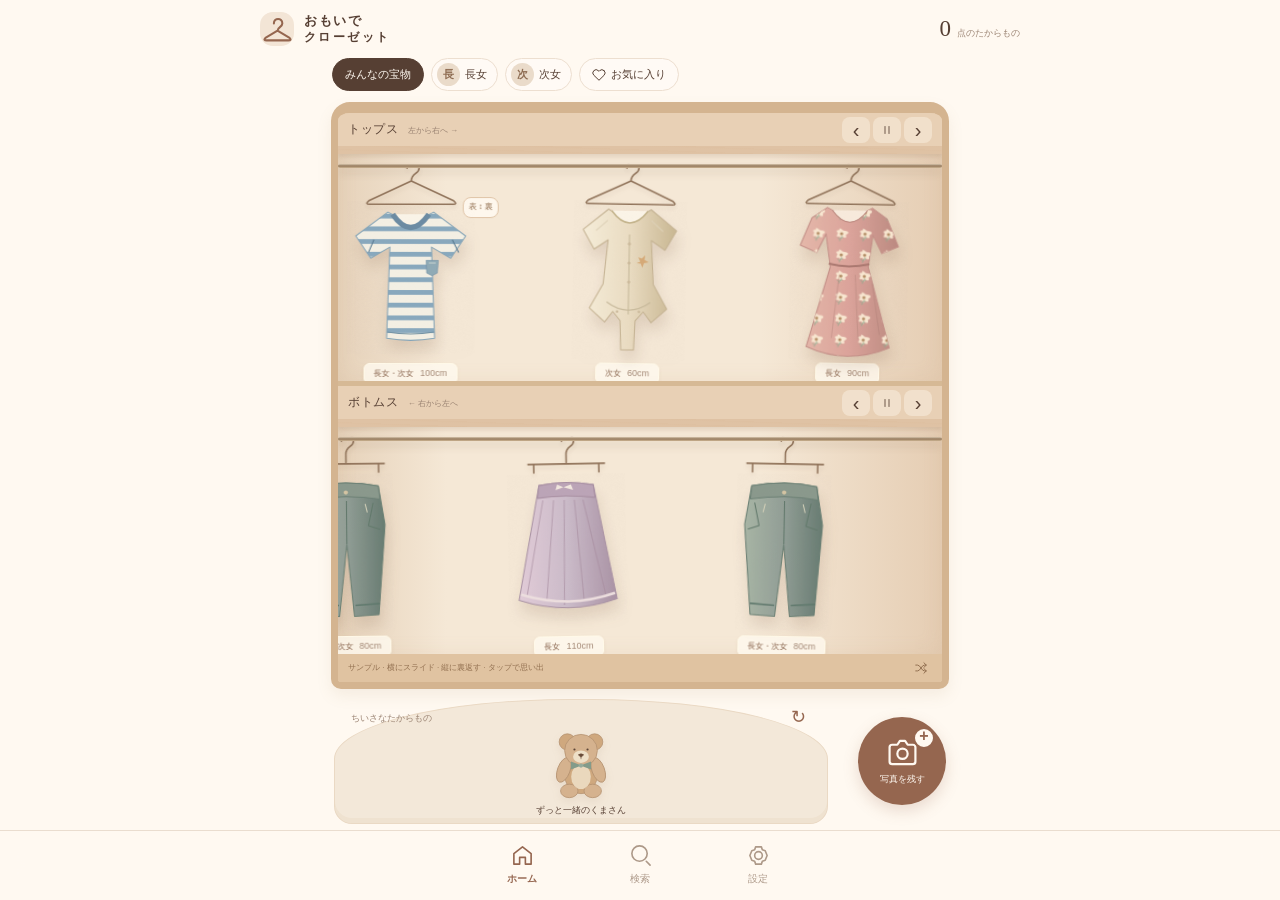
<file: source/omoide-closet/app/src/main/assets/index.html>
<!doctype html>
<html lang="ja"><head><meta charset="utf-8"><meta name="viewport" content="width=device-width, initial-scale=1, viewport-fit=cover"><meta name="theme-color" content="#fff9f1"><title>おもいでクローゼット</title><link rel="stylesheet" href="style.css"></head>
<body>
<div id="app">
 <header class="topbar"><div class="brand"><span class="brand-icon" id="brand-icon"></span><div>おもいで<small>クローゼット</small></div></div><div class="header-count"><strong id="count-number">0</strong><span>点のたからもの</span></div></header>
 <main>
  <section id="closet-page" class="page active">
   <div class="filters" id="child-filters"></div>
   <div class="home-cabinet">
    <div class="outfit-row"><div class="row-heading"><span>トップス <small>左から右へ →</small></span><div class="row-buttons"><button data-step="top:-1" aria-label="前のトップス">‹</button><button data-play="top" aria-label="トップスの再生を切り替え"></button><button data-step="top:1" aria-label="次のトップス">›</button></div></div>
     <div class="closet mini-closet" id="top-stage"><div class="wood-top"></div><div class="rail"></div><div class="conveyor" id="top-conveyor"></div><div class="closet-empty hidden" id="top-empty"><span>トップスを登録すると並びます</span><small>ワンピース・つなぎもこの段に</small></div></div></div>
    <div class="outfit-row"><div class="row-heading"><span>ボトムス <small>← 右から左へ</small></span><div class="row-buttons"><button data-step="bottom:-1" aria-label="前のボトムス">‹</button><button data-play="bottom" aria-label="ボトムスの再生を切り替え"></button><button data-step="bottom:1" aria-label="次のボトムス">›</button></div></div>
     <div class="closet mini-closet" id="bottom-stage"><div class="wood-top"></div><div class="rail"></div><div class="conveyor" id="bottom-conveyor"></div><div class="closet-empty hidden" id="bottom-empty"><span>ボトムスを登録すると並びます</span></div></div></div>
    <div class="cabinet-footer"><span id="home-hint">上下を別々にスワイプ · タップで思い出</span><button id="shuffle-button" aria-label="並びをシャッフル"></button></div>
   </div>
   <div class="keepsake-area">
    <div class="keepsake-shelf"><div class="keepsake-heading"><span>ちいさなたからもの</span><button id="keepsake-next" aria-label="次の小物・おもちゃ">↻</button></div><div id="keepsake-visual"></div><div id="keepsake-caption"></div></div>
    <button id="add-closet" class="capture-fab" aria-label="思い出の写真を撮る・選ぶ"><span id="capture-icon"></span><small>写真を残す</small></button>
   </div>
   <div class="sample-hint" id="sample-hint"><span>サンプルを展示中</span><button id="sample-add">最初の1点を残す ↗</button></div>
  </section>
  <section id="album-page" class="page"><div class="page-title"><div><p class="eyebrow">OUR LITTLE TREASURES</p><h1>思い出のアルバム</h1></div><button class="iconbtn" id="add-album" aria-label="思い出を追加"></button></div><label class="search"><span id="search-icon"></span><input id="search" placeholder="名前・思い出・サイズを検索" autocomplete="off"></label><div class="filters" id="category-filters"></div><div class="album-info" id="album-info"></div><div class="album-grid" id="album-grid"></div></section>
  <section id="settings-page" class="page"><div class="page-title"><div><p class="eyebrow">MAKE IT YOURS</p><h1>クローゼットの設定</h1></div></div><div id="settings-content"></div></section>
 </main>
 <nav class="bottomnav"><button data-tab="closet" class="active"><span class="nav-icon"></span>ホーム</button><button data-tab="album"><span class="nav-icon"></span>検索</button><button data-tab="settings"><span class="nav-icon"></span>設定</button></nav>
</div>
<div id="overlay" class="overlay hidden" aria-live="polite"></div>
<div id="toast" class="toast hidden" role="status"></div>
<script src="app.js"></script>
</body></html>
</file>
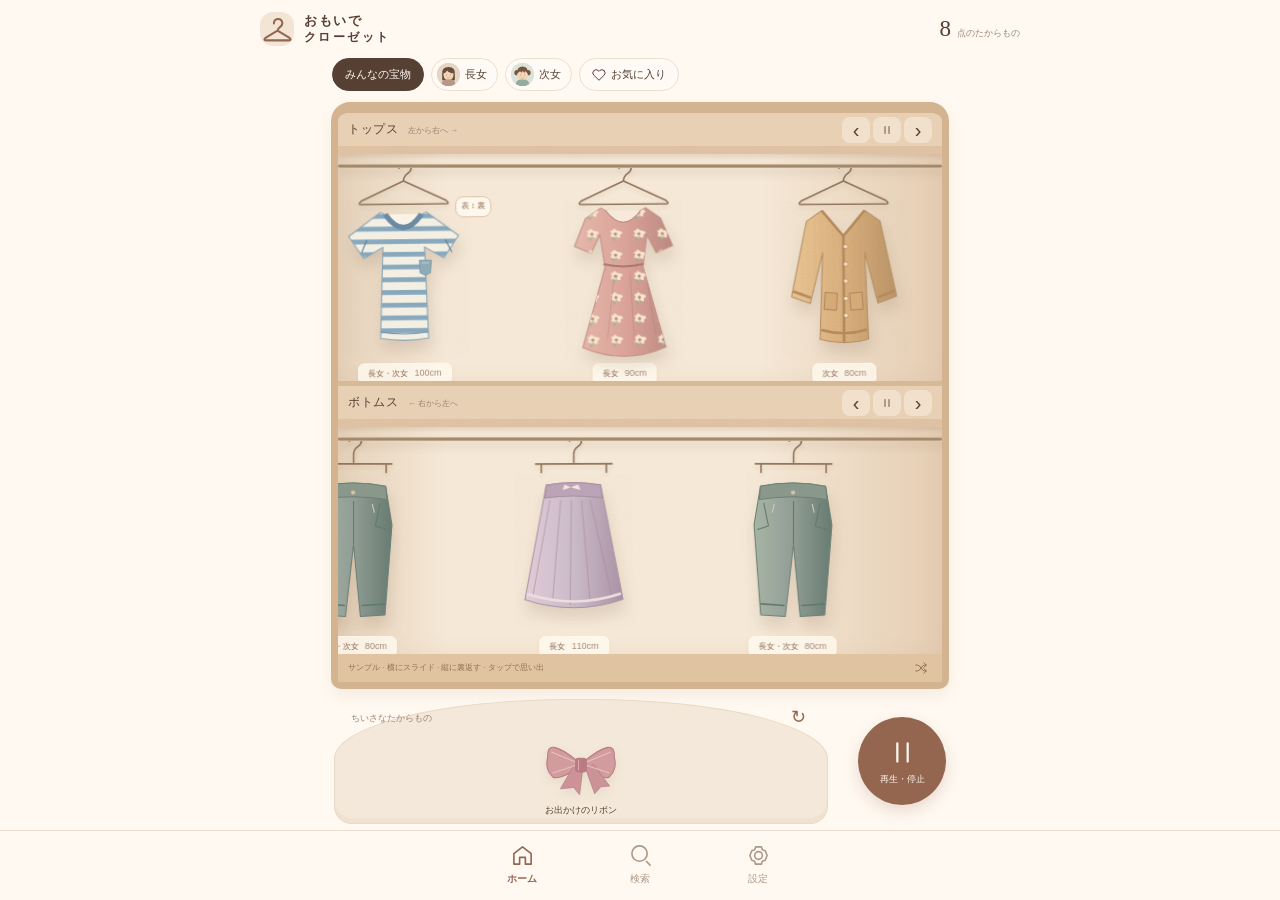
<file: releases/omoide-closet-sample-album.html>
<!doctype html>
<html lang="ja"><head><meta charset="utf-8"><meta name="viewport" content="width=device-width, initial-scale=1, viewport-fit=cover"><meta name="theme-color" content="#fff9f1"><title>おもいでクローゼット</title><style>:root{--paper:#fff9f1;--ink:#563f33;--sub:#9a8372;--line:#eddfd0;--accent:#95664f;--rose:#d79680;--mint:#839b8a;--nav:76px}*{box-sizing:border-box}body{margin:0;background:var(--paper);color:var(--ink);font:14px/1.6 -apple-system,BlinkMacSystemFont,"Noto Sans JP","Hiragino Kaku Gothic ProN",sans-serif;-webkit-tap-highlight-color:transparent}button,input,select,textarea{font:inherit;color:inherit}button{border:0;cursor:pointer}button:disabled{opacity:.45;cursor:default}button:focus-visible,input:focus-visible,textarea:focus-visible,select:focus-visible{outline:3px solid #bda088;outline-offset:3px}input,select,textarea{width:100%;border:1px solid var(--line);border-radius:12px;background:#fffdf9;padding:12px;outline:none;font-size:16px}textarea{resize:vertical;min-height:100px}input[type=checkbox]{width:20px;height:20px;accent-color:var(--accent);flex-shrink:0}input[type=range]{padding:5px 0;accent-color:var(--accent)}svg{display:block;width:24px;height:24px;fill:none;stroke:currentColor;stroke-width:1.7;stroke-linecap:round;stroke-linejoin:round}.hidden{display:none!important}.topbar{display:flex;align-items:center;justify-content:space-between;padding:18px 23px 7px;max-width:800px;margin:auto}.brand{display:flex;gap:10px;align-items:center;font-size:13px;line-height:1.25;letter-spacing:1.5px;font-weight:600}.brand small{display:block;font-size:12px;letter-spacing:2.4px}.brand-icon{width:39px;height:39px;color:var(--accent);display:flex;align-items:center;justify-content:center;background:#f3e5d6;border-radius:13px}.brand-icon svg{width:29px;height:29px}.iconbtn{width:44px;height:44px;background:#f4ece2;border-radius:50%;display:inline-flex;align-items:center;justify-content:center}.iconbtn svg{width:20px;height:20px}.page{display:none;padding:10px 23px 110px;max-width:800px;margin:auto}.page.active{display:block}.intro{display:flex;align-items:flex-end;justify-content:space-between;margin:7px 0 19px;gap:10px}.eyebrow{color:#a28671;font-size:9px;letter-spacing:1.8px;font-weight:600;margin:9px 0}h1{font-weight:600;font-size:27px;line-height:1.45;letter-spacing:1px;margin:0}h2{font-size:17px;letter-spacing:.4px;margin:0 0 16px}p{margin:6px 0}.count{display:flex;flex-direction:column;align-items:center;padding-bottom:6px;white-space:nowrap}.count strong{font:36px/1.3 Georgia,serif;font-weight:400}.count span{font-size:9px;color:var(--sub);letter-spacing:.4px}.filters{display:flex;gap:7px;overflow:auto;padding:2px 1px 8px;scrollbar-width:none;white-space:nowrap}.filters::-webkit-scrollbar{display:none}.chip{display:inline-flex;align-items:center;gap:5px;border:1px solid var(--line);border-radius:25px;padding:7px 14px;background:#fffaf5;font-size:12px;flex-shrink:0}.chip svg{width:14px;height:14px}.chip.active{background:var(--ink);color:var(--paper);border-color:var(--ink)}.closet{position:relative;height:clamp(280px,44vh,450px);margin-top:12px;overflow:hidden;border-radius:20px 20px 12px 12px;border:7px solid #dabb9b;border-top-width:12px;background:linear-gradient(90deg,#ead9c6 0%,#f6eadc 15%,#f7ebdd 65%,#e8d4be 100%);box-shadow:inset 0 0 20px #b8967140,0 11px 23px #bca18a21;touch-action:pan-y;user-select:none}.wood-top{position:absolute;inset:0 0 auto;height:24px;background:repeating-linear-gradient(2deg,#dfc2a4,#dfc2a4 3px,#dec0a1 5px);box-shadow:0 3px 4px #7e583e22}.rail{position:absolute;left:0;right:0;top:42px;height:6px;background:linear-gradient(#d6c5ad,#94785b,#ccb593);box-shadow:0 5px 9px #5a3c2825;border-radius:3px;z-index:2}.closet-light{position:absolute;inset:18px 0 auto;height:40px;background:radial-gradient(ellipse at top,#ffffe2a0,transparent 70%)}.conveyor{position:absolute;inset:0;overflow:hidden}.hanging-item{position:absolute;top:42px;width:190px;transform-origin:50% 0;text-align:center;cursor:pointer;will-change:transform;background:none;padding:0;color:#856049}.hanger{width:100%;height:56px;margin:auto}.hanger svg{width:148px;height:63px;margin:auto;stroke:#91745b;stroke-width:2.2;filter:drop-shadow(0 3px 2px #82664c24)}.hanger.clip svg{height:55px;width:135px}.garment{position:relative;margin:-6px auto 0;width:178px;height:calc(clamp(280px,44vh,450px) - 154px);max-height:260px}.garment img{height:100%;width:100%;object-fit:contain;object-position:top center;filter:drop-shadow(2px 10px 7px #66452d23);pointer-events:none}.hang-tag{display:inline-block;margin:11px auto 0;max-width:160px;padding:4px 13px;background:#fffaf0c9;border:1px solid #fff9e8;border-radius:6px;font-size:10px;white-space:nowrap;overflow:hidden;text-overflow:ellipsis;box-shadow:0 2px 4px #8f6b4d12}.hang-tag small{color:#a38875;padding-left:6px;font-size:9px}.closet-floor{position:absolute;bottom:0;left:0;right:0;height:24px;background:linear-gradient(#d7b998,#e5c9a9);box-shadow:0 -3px 7px #8057350d;pointer-events:none}.closet-label{position:absolute;bottom:5px;left:0;right:0;text-align:center;font-size:8px;letter-spacing:1.1px;color:#967253;pointer-events:none}.closet-empty{position:absolute;inset:70px 15px 30px;display:flex;align-items:center;justify-content:center;flex-direction:column;gap:7px;color:#ad8c70;font-size:13px}.closet-empty small{font-size:10px}.closet-controls{display:flex;align-items:center;justify-content:space-between;gap:8px;margin:13px 0}.closet-controls>span{font-size:10px;color:var(--sub)}.smallbtn{background:#f2e7da;border-radius:25px;padding:7px 11px;display:flex;gap:5px;align-items:center;font-size:10px}.smallbtn svg{width:16px;height:16px}.sample-hint{display:flex;align-items:center;justify-content:space-between;gap:8px;padding:12px 0 15px;font-size:10px;color:var(--sub)}.sample-hint button{background:none;color:var(--accent);padding:8px 0;font-size:11px}.primary{display:flex;align-items:center;justify-content:center;gap:10px;background:var(--accent);color:#fffaf4;padding:15px 20px;min-height:51px;border-radius:15px;font-weight:600;font-size:14px;letter-spacing:.5px;width:100%;box-shadow:0 5px 12px #94674f18}.primary svg{width:20px;height:20px}.secondary{display:flex;align-items:center;justify-content:center;gap:7px;background:#f2e7d9;color:var(--ink);padding:12px 17px;border-radius:12px;width:100%;min-height:48px}.secondary svg{width:18px;height:18px}.add-button{margin:8px 0}.bottomnav{position:fixed;z-index:10;bottom:0;left:0;right:0;background:#fff9f1ed;backdrop-filter:blur(14px);display:flex;align-items:center;justify-content:center;border-top:1px solid #eaddcf;min-height:var(--nav);padding:8px 10px max(8px,env(safe-area-inset-bottom));gap:20px}.bottomnav button{background:none;width:100px;display:flex;align-items:center;justify-content:center;flex-direction:column;gap:5px;font-size:10px;color:#ad9988;padding:5px 0}.bottomnav button.active{color:var(--accent);font-weight:600}.nav-icon svg{width:23px;height:23px}.page-title{display:flex;align-items:center;justify-content:space-between;margin:12px 0 22px}.page-title h1{font-size:24px}.search{display:flex;align-items:center;gap:10px;background:#f4ece1;border:1px solid #ede1d3;border-radius:13px;padding:2px 12px;margin-bottom:17px}.search svg{color:#ad9785;width:18px;height:18px}.search input{background:none;border:0;font-size:13px;padding:11px 0}.album-info{font-size:11px;color:var(--sub);padding:7px 0 16px}.album-grid{display:grid;grid-template-columns:repeat(2,minmax(0,1fr));gap:14px}.album-card{position:relative;padding:12px 10px 14px;background:#f5eadc;border:1px solid #eedecb;border-radius:16px;cursor:pointer;overflow:hidden}.album-image{width:100%;height:146px;object-fit:contain;margin:5px 0 9px;filter:drop-shadow(0 7px 4px #74503816)}.album-card h3{font-size:12px;margin:0;font-weight:600;overflow:hidden;text-overflow:ellipsis;white-space:nowrap}.album-card small{font-size:10px;color:var(--sub)}.favorite-btn{position:absolute;right:6px;top:6px;z-index:1;background:#fff9f1ce;width:33px;height:33px;border-radius:50%;display:flex;align-items:center;justify-content:center;color:#bda28c}.favorite-btn svg{width:17px;height:17px}.favorite-btn.selected{color:#c48773}.favorite-btn.selected svg{fill:#c48773;stroke:#c48773}.empty-state{grid-column:1/-1;padding:55px 20px;text-align:center;border:1px dashed var(--line);border-radius:17px;color:var(--sub)}.empty-state svg{width:37px;height:37px;margin:0 auto 15px;color:#ba9d86}.empty-state h2{font-size:15px;color:var(--ink)}.empty-state p{font-size:12px}.setting-card{padding:20px;border:1px solid var(--line);border-radius:18px;margin:0 0 15px;background:#fffcf7}.setting-card p{font-size:12px;color:var(--sub);line-height:1.8}.setting-card .primary{font-size:13px;min-height:46px;padding:11px;margin-top:15px}.field{display:block;margin-bottom:15px}.field>span{display:block;font-size:12px;margin-bottom:7px;font-weight:600}.field small{display:block;font-size:11px;color:var(--sub);margin:6px 0}.two-fields{display:grid;grid-template-columns:1fr 1fr;gap:12px}.checkline{display:flex;align-items:flex-start;gap:10px;font-size:12px;margin:14px 0}.checkline input{margin-top:1px}.key-state{display:inline-block;border-radius:20px;font-size:10px;color:#758f7f;background:#e8efe8;padding:4px 10px;margin-bottom:12px}.key-state.missing{color:#b08164;background:#f4e5d8}.textbtn{background:none;padding:10px 0;color:var(--accent);font-size:12px;text-decoration:underline;text-underline-offset:4px}.backup-buttons{display:flex;flex-direction:column;gap:10px;margin-top:13px}.version{font-size:11px;text-align:center;color:#aa9381;padding:20px}.trash-row{display:flex;align-items:center;justify-content:space-between;gap:10px;padding:12px 0;border-top:1px solid var(--line);font-size:12px}.trash-row button{padding:8px 12px;background:#efe4d7;border-radius:10px;font-size:11px}.overlay{position:fixed;z-index:20;inset:0;background:#4e382e65;display:flex;align-items:flex-end;justify-content:center;backdrop-filter:blur(4px)}.sheet{background:var(--paper);border-radius:25px 25px 0 0;max-width:660px;width:100%;max-height:94dvh;display:flex;flex-direction:column;padding:0 21px max(17px,env(safe-area-inset-bottom));box-shadow:0 -7px 40px #5e443426}.sheet-handle{height:4px;width:38px;border-radius:3px;background:#d6c0aa;flex-shrink:0;margin:10px auto}.sheet-header{display:flex;align-items:center;justify-content:space-between;padding:6px 0 12px;flex-shrink:0}.sheet-header h2{margin:0;font-size:17px}.sheet-header .iconbtn{width:35px;height:35px;background:#f0e3d6}.sheet-header svg{width:18px;height:18px}.sheet-body{overflow:auto;overscroll-behavior:contain;padding:3px 2px 14px;flex:1;min-height:0}.sheet-footer{padding:12px 0 0;flex-shrink:0;border-top:1px solid var(--line);display:flex;gap:10px;background:var(--paper)}.sheet-footer .primary{font-size:13px;min-height:48px;padding:12px}.sheet-footer .secondary{font-size:12px;min-height:48px}.capture-option{display:flex;gap:16px;align-items:center;background:#f3e6d8;border-radius:16px;padding:19px;width:100%;text-align:left;margin:10px 0}.capture-option>.option-icon{padding:12px;background:#fff8ec;border-radius:14px}.capture-option strong{font-size:15px;display:block}.capture-option small{font-size:11px;color:var(--sub)}.tip{color:var(--sub);font-size:12px;line-height:1.9;padding:10px 3px}.preview{position:relative;min-height:185px;padding:10px;text-align:center;background:radial-gradient(ellipse at 50% 10%,#fff9f0,#f2e5d6);border:1px solid var(--line);border-radius:15px;margin-bottom:12px}.preview img{height:180px;max-width:100%;object-fit:contain;filter:drop-shadow(0 8px 5px #785b4320)}.preview .hanger svg{height:45px;width:100px}.preview .hanger{height:34px}.preview .image-mode{position:absolute;top:8px;right:8px;border-radius:17px;background:#fffaf1c9;font-size:10px;padding:6px 9px}.preview.original img{border-radius:8px}.process-status{padding:10px 12px;border-radius:11px;background:#eef0e5;color:#80917a;font-size:12px;display:flex;gap:8px;align-items:center;margin:10px 0}.spinner{width:15px;height:15px;border-radius:50%;border:2px solid #bcc6ae;border-top-color:#80917a;animation:spin 1s linear infinite;flex-shrink:0}@keyframes spin{to{transform:rotate(360deg)}}.notice{font-size:11px;color:#a77b5d;background:#f6e8d8;border-radius:11px;padding:11px 13px;line-height:1.8;margin:9px 0}.notice.good{color:#77917f;background:#e9f0e8}.editor-actions{display:flex;gap:8px;margin-bottom:14px;flex-wrap:wrap}.editor-actions button{flex:1;white-space:nowrap;min-width:100px;font-size:11px;padding:9px 6px;min-height:40px}.detail-title{font-size:20px;font-weight:600;line-height:1.5;margin:13px 0 8px}.metadata{display:flex;gap:7px;flex-wrap:wrap;margin:8px 0 15px}.metadata span{font-size:11px;background:#f1e5d7;padding:4px 10px;border-radius:20px}.memory{font-size:14px;line-height:1.9;white-space:pre-wrap;padding:18px;border-radius:13px;border:1px dashed #d9c2ac;background:#fffaf2;margin:14px 0}.memory.empty{font-size:12px;color:var(--sub)}.detail-preview img{height:260px}.danger{color:#b07b6c;font-size:11px}.cutout-wrap{position:relative;height:min(48dvh,430px);background:repeating-conic-gradient(#e9ddcc 0% 25%,#fff9ef 0% 50%) 50%/20px 20px;border:1px solid var(--line);border-radius:12px;overflow:hidden;touch-action:none}.cutout-wrap canvas{position:absolute;width:100%;height:100%;object-fit:contain;touch-action:none}.cutout-tools{display:flex;gap:7px;margin:12px 0;flex-wrap:wrap}.cutout-tools button{border-radius:10px;padding:9px 13px;min-height:42px;font-size:12px;background:#eee0d1}.cutout-tools button.active{color:#fff;background:var(--accent)}.brush-row{display:flex;align-items:center;gap:12px;font-size:11px}.brush-row input{flex:1}.toast{position:fixed;z-index:100;bottom:92px;left:50%;transform:translateX(-50%);background:#5e463c;color:#fff9ef;border-radius:14px;padding:12px 18px;font-size:12px;max-width:90%;width:max-content;box-shadow:0 5px 20px #34231630;pointer-events:none}.loading-body{text-align:center;padding:30px;color:var(--sub)}.loading-body .spinner{width:27px;height:27px;display:block;margin:15px auto}.dialog-buttons{display:flex;gap:10px;margin-top:20px}.zoom-label{font-size:10px;color:var(--sub);text-align:center;margin:8px}.offscreen{position:absolute;left:-9999px}@media(min-width:600px){.page{padding-left:38px;padding-right:38px}.closet{height:440px}.garment{height:275px;max-height:275px;width:210px}.hanging-item{width:240px}.album-grid{grid-template-columns:repeat(3,minmax(0,1fr))}.intro h1{font-size:32px}.sheet{border-radius:25px;margin:20px;max-height:90dvh}.overlay{align-items:center}.topbar{padding-left:38px;padding-right:38px}}@media(max-width:360px){.page{padding-left:16px;padding-right:16px}.topbar{padding-left:16px;padding-right:16px}h1{font-size:24px}.intro .eyebrow{font-size:7px}.sheet{padding-left:15px;padding-right:15px}.closet-controls>span{font-size:8px}.sample-hint{font-size:9px}}
:root .add-button{position:fixed;z-index:11;bottom:calc(var(--nav) + 12px);left:50%;transform:translateX(-50%);width:calc(100% - 46px);max-width:724px;margin:0;box-shadow:0 5px 20px #93664f30}
#closet-page{padding-bottom:172px}
:root .garment{height:calc(clamp(280px,44vh,450px) - 194px)}
@media(min-width:600px){:root .garment{height:235px;max-height:235px}}
@media(max-width:360px){:root .add-button{width:calc(100% - 32px)}}

/* Two independent rails and a shelf for keepsakes. */
.mode-switch{display:flex;background:#f1e5d6;border-radius:13px;padding:4px;margin:7px 0 12px;gap:4px}.mode-switch button{flex:1;background:none;border-radius:10px;padding:9px 3px;font-size:12px;color:var(--sub)}.mode-switch button.active{background:#fffaf2;color:var(--ink);box-shadow:0 2px 5px #8b654818;font-weight:600}.shelf-item{top:65px;height:calc(clamp(280px,44vh,450px) - 102px);display:flex;align-items:center;justify-content:flex-end;flex-direction:column}.shelf-item .garment{margin:0 auto;max-height:70%;object-position:bottom}.shelf-item .garment img{object-position:bottom center}.shelf-item .hang-tag{margin:10px auto 24px}.item-plinth{height:10px;border-radius:50%;background:#a0816140;position:absolute;bottom:48px;width:155px;left:50%;transform:translateX(-50%);filter:blur(2px)}.preview .item-plinth{bottom:18px;width:150px}.preview:has(.item-plinth) img{margin-top:8px}.outfit-tip,.outfit-note{font-size:10px;color:var(--sub);margin:9px 2px 12px}.outfit-note{margin-top:13px;line-height:1.8}.row-heading{display:flex;justify-content:space-between;align-items:center;letter-spacing:1.5px;font-size:10px;margin-top:7px}.row-heading small{letter-spacing:.5px;color:var(--sub);padding-left:6px}.row-buttons{display:flex;gap:5px}.row-buttons button{background:#f1e5d6;border-radius:9px;min-width:34px;height:32px;display:flex;align-items:center;justify-content:center;font-size:23px;padding:0 8px}.row-buttons svg{width:14px;height:14px}.mini-closet{height:215px;margin-top:6px;border-width:5px;border-top-width:8px;border-radius:15px 15px 10px 10px}.mini-closet .wood-top{height:13px}.mini-closet .rail{top:23px;height:4px}.mini-closet .hanging-item{top:23px;width:160px}.mini-closet .hanger{height:40px}.mini-closet .hanger svg{height:46px;width:119px}.mini-closet .garment{height:114px;max-height:none;width:137px;margin-top:-3px}.mini-closet .hang-tag{font-size:8px;margin-top:4px;padding:2px 9px}.mini-closet .closet-floor{height:16px}.mini-closet .closet-label{font-size:7px;bottom:2px}.outfit-mode .intro{margin:3px 0 8px}.outfit-mode h1{font-size:22px}.outfit-mode .eyebrow{margin:3px 0 7px}.outfit-mode .outfit-tip{margin:5px 1px 8px}.outfit-mode .sample-hint{padding-top:2px}.ambient-buttons{display:grid;gap:9px;margin-top:15px}@media(min-width:600px){.mini-closet{height:245px}.mini-closet .garment{height:140px}.mini-closet .hanging-item{width:170px}.mini-closet .garment{width:147px}}@media(max-height:760px){.mini-closet{height:188px}.mini-closet .garment{height:89px}}

/* The user's sketch: two rails, a small keepsake display, camera, and three tabs. */
:root{--nav:68px;--home-row:clamp(157px,calc((100dvh - 342px)/2),280px)}.topbar{padding:12px 20px 4px}.brand-icon{width:34px;height:34px}.header-count{display:flex;align-items:baseline;gap:6px;color:var(--sub);font-size:9px}.header-count strong{font:23px Georgia,serif;color:var(--ink)}#closet-page{padding:6px 16px 82px}#closet-page .filters{padding-bottom:7px;margin-bottom:4px}#closet-page .chip{padding:6px 12px;font-size:11px}.home-cabinet{border:7px solid #d4b490;border-top-width:11px;background:#e7cfb4;border-radius:19px 19px 10px 10px;overflow:hidden;box-shadow:0 7px 15px #9f7d581a}.home-cabinet .row-heading{margin:0;padding:4px 10px 3px;background:#e8d0b5;letter-spacing:.5px;font-size:12px}.home-cabinet .row-heading small{font-size:8px;letter-spacing:0}.home-cabinet .row-buttons{gap:3px}.home-cabinet .row-buttons button{height:26px;min-width:28px;font-size:20px;background:#f5e7d5b5;border-radius:8px}.home-cabinet .row-buttons svg{width:12px;height:12px}.home-cabinet .mini-closet{height:var(--home-row);border:0;border-radius:0;margin:0;box-shadow:inset 0 0 20px #b8967122;background:linear-gradient(90deg,#e6d2ba,#f5e8d6 18%,#f5e8d6 70%,#e5cdb3)}.home-cabinet .mini-closet .wood-top{height:8px}.home-cabinet .mini-closet .rail{top:18px}.home-cabinet .mini-closet .hanging-item{top:18px}.home-cabinet .mini-closet .garment{height:calc(var(--home-row) - 76px);width:145px}.home-cabinet .mini-closet .hang-tag{margin-top:3px}.home-cabinet .outfit-row+ .outfit-row{border-top:5px solid #d6b995}.cabinet-footer{padding:5px 10px;background:#e0c3a1;display:flex;justify-content:space-between;align-items:center;font-size:8px;color:#927050}.cabinet-footer button{background:none;padding:2px 4px}.cabinet-footer svg{width:14px;height:14px}.keepsake-area{display:flex;align-items:center;gap:15px;padding:10px 3px 0}.keepsake-shelf{flex:1;min-width:0;background:#f3e8d9;border-radius:48% 48% 18px 18px;padding:7px 16px 6px;border:1px solid #ead9c4;box-shadow:inset 0 -5px 0 #e7d5be55}.keepsake-heading{display:flex;align-items:center;justify-content:space-between;font-size:9px;color:var(--sub);gap:5px}.keepsake-heading button{background:none;color:var(--accent);font-size:18px;padding:0 5px;line-height:1.2}#keepsake-visual{position:relative;height:70px;display:flex;justify-content:center;align-items:center}.keepsake-photo{position:absolute;inset:0;width:100%;padding:0;background:none;transition:opacity .9s ease;opacity:1}.keepsake-photo.entering,.keepsake-photo.leaving{opacity:0}.keepsake-photo img{width:100%;height:100%;object-fit:contain;filter:drop-shadow(0 4px 4px #80573516)}.keepsake-empty{font-size:10px;text-align:center;color:#b3967c}#keepsake-caption{text-align:center;font-size:9px;overflow:hidden;text-overflow:ellipsis;white-space:nowrap;margin:4px 0 0}.capture-fab{width:78px;height:78px;flex-shrink:0;border-radius:50%;background:var(--accent);color:#fff9f1;box-shadow:0 6px 15px #94674f35;display:flex;flex-direction:column;align-items:center;justify-content:center;gap:4px;position:relative}.capture-fab svg{width:31px;height:31px}.capture-fab small{font-size:9px}.capture-fab:after{content:'+';position:absolute;right:11px;top:10px;border:2px solid var(--accent);border-radius:50%;background:#fff9f1;color:var(--accent);width:18px;height:18px;line-height:13px;font-size:16px;font-weight:600}#sample-hint{font-size:9px;padding:3px 3px 0;margin:0}#sample-hint button{font-size:10px;padding:5px 0}.bottomnav{gap:18px}.bottomnav button{font-size:10px;gap:4px}@media(max-width:350px){.home-cabinet .row-heading small{font-size:7px}.home-cabinet .row-buttons button{min-width:23px}.capture-fab{width:65px;height:65px}.header-count{font-size:8px}.keepsake-area{gap:10px}}@media(min-width:600px){#closet-page{max-width:650px}.home-cabinet .mini-closet .hanging-item{width:190px}.home-cabinet .mini-closet .garment{width:169px}.keepsake-area{gap:30px}.capture-fab{width:88px;height:88px}}
:root{--home-row:clamp(135px,calc(50dvh - 215px),265px)}

#sample-hint{display:none}#closet-page{padding-bottom:70px}

.drive-account{font-size:12px;word-break:break-all;color:var(--accent);margin:10px 0}.drive-folder{font-size:12px;font-weight:600;margin:8px 0}.drive-setup{margin-top:14px;font-size:11px}.drive-setup summary{cursor:pointer;color:var(--accent)}.drive-setup ol{padding-left:20px}.setup-code{word-break:break-all;background:#f1e5d6;border-radius:10px;padding:12px;font-size:10px;user-select:text}.drive-action{margin-top:9px}#drive-auto{margin-top:13px}#sync-status{color:var(--accent);font-size:11px;line-height:1.8;margin-top:14px}.portable-album .capture-fab:after{display:none}.portable-album .favorite-btn:disabled{opacity:1;cursor:default}

/* Family portraits, optional photographs and linked keepsakes. */
.face{display:inline-flex;width:49px;height:49px;border-radius:50%;overflow:hidden;align-items:center;justify-content:center;background:#eadbca;color:#8e6c52;flex-shrink:0;font-size:20px;font-weight:600}.face img{width:100%;height:100%;object-fit:cover}.face-filter .face{width:23px;height:23px;font-size:11px}.face-filter{display:flex;align-items:center;gap:5px!important;padding:4px 10px 4px 5px!important}.face-choices{display:flex;flex-wrap:wrap;gap:10px;padding:9px 0}.face-choice{position:relative;cursor:pointer}.face-choice input{position:absolute;opacity:0;width:100%;height:100%;margin:0;z-index:1;cursor:pointer}.face-option{display:flex;flex-direction:column;align-items:center;gap:5px;border:2px solid transparent;border-radius:14px;padding:8px 9px 6px;min-width:73px}.face-name{font-size:11px;max-width:90px;overflow-wrap:anywhere}.face-choice input:checked+.face-option{background:#eed8c2;border-color:var(--accent)}.face-choice input:focus-visible+.face-option{outline:2px solid var(--ink);outline-offset:2px}.face-check{position:absolute;right:5px;top:4px;border-radius:50%;width:19px;height:19px;display:none;align-items:center;justify-content:center;background:var(--accent);color:white;font-size:11px}.face-choice input:checked+.face-option .face-check{display:flex}.owner-section{margin:15px 0}.owner-section h3,.extra-card h3{font-size:13px;font-weight:600;margin:0}.owner-section p,.extra-card p{font-size:11px;color:var(--sub);line-height:1.8;margin:8px 0}.owner-section h3 small,.extra-card h3 small{font-size:10px;font-weight:400;color:var(--sub)}.family-row{display:flex;align-items:center;text-align:left;gap:12px;background:none;width:100%;padding:12px 0;border-bottom:1px solid var(--line)}.family-row>span:nth-child(2){flex:1;font-size:13px;overflow-wrap:anywhere}.family-row small{display:block;color:var(--sub);font-size:10px;margin-top:4px}.family-row>span:last-child{font-size:10px;color:var(--accent)}.family-list{margin-bottom:15px}.family-preview{display:flex;justify-content:center;margin:20px}.family-preview .face{width:100px;height:100px;font-size:35px}.face-crop-wrap{position:relative;width:min(100%,320px);margin:15px auto;aspect-ratio:1;overflow:hidden;background:#e4d8ca;border-radius:10px}.face-crop-wrap canvas{display:block;width:100%;height:100%;touch-action:none}.face-crop-guide{position:absolute;inset:0;pointer-events:none;border-radius:50%;box-shadow:0 0 0 60px #241b1966;outline:2px solid #fff9f1;outline-offset:-2px}.extra-card{background:#f8efE3;border-radius:16px;padding:15px;margin:18px 0}.extra-heading{display:flex;align-items:center;justify-content:space-between;gap:6px}.extra-heading .textbtn{font-size:11px;white-space:nowrap;padding:4px 0}.back-photo{display:flex;gap:14px;align-items:center;margin-top:12px}.back-photo>img{width:95px;height:112px;object-fit:contain;flex-shrink:0}.back-photo>div{display:flex;flex-direction:column;align-items:flex-start;gap:2px}.back-photo small{font-size:10px;color:var(--sub)}.back-photo .textbtn{padding:5px 0;font-size:11px}.memory-edit{display:grid;grid-template-columns:70px minmax(0,1fr) 23px;gap:9px;align-items:center;margin-top:14px}.memory-thumb{padding:0;border-radius:9px;overflow:hidden;background:none;height:83px}.memory-thumb img{width:100%;height:100%;object-fit:cover}.memory-edit .field{margin:0}.memory-edit .field>span{font-size:10px}.memory-edit textarea{font-size:12px;min-height:60px;padding:8px}.memory-edit>.textbtn{padding:0}.memory-edit>.textbtn svg{width:17px;height:17px}.memory-full{display:block;max-width:100%;max-height:65vh;width:auto;height:auto;object-fit:contain;margin:auto;border-radius:12px}.memory-gallery{display:grid;grid-template-columns:repeat(2,minmax(0,1fr));gap:12px;margin-top:12px}.memory-gallery button{padding:0;text-align:left;background:none}.memory-gallery img{width:100%;height:130px;object-fit:cover;border-radius:9px}.memory-gallery span{display:block;font-size:11px;margin-top:5px;overflow-wrap:anywhere;white-space:pre-wrap}.related-tags{display:flex;flex-wrap:wrap;gap:7px}.related-tags span{padding:7px 9px;background:#ecdcc9;border-radius:9px;font-size:11px}.related-tags small{color:var(--sub);font-size:11px}.related-list{max-height:45vh;overflow-y:auto}.related-choice{display:flex;align-items:center;gap:12px;padding:12px 0;border-bottom:1px solid var(--line)}.related-choice input{accent-color:var(--accent);width:19px;height:19px;flex-shrink:0}.related-choice img{width:45px;height:55px;object-fit:contain}.related-choice span{font-size:12px;overflow-wrap:anywhere}.related-choice small{display:block;font-size:10px;color:var(--sub);margin-top:3px}.detail-related{display:flex;gap:12px;flex-wrap:wrap;margin-top:14px}.detail-related button{display:flex;align-items:center;gap:9px;background:#eedfcd;border-radius:10px;padding:8px 12px;text-align:left;font-size:11px}.detail-related img{width:40px;height:50px;object-fit:contain}.detail-related span{max-width:160px;overflow-wrap:anywhere}.hanger-turn,.detail-turn{transform-origin:50% 40%;position:relative}.hanging-item{touch-action:none}.side-badge{position:absolute;right:7px;top:33px;background:#fff9f1d9;border:1px solid #dfc4a7;border-radius:8px;font-size:8px;color:#927050;padding:3px 5px;pointer-events:none}.flipping{animation:flip-hanger .4s ease-in-out}.detail-turn{height:100%;display:flex;align-items:center;justify-content:center;flex-direction:column}.detail-turn>img{max-width:82%;max-height:76%;object-fit:contain}.detail-preview{touch-action:none}.detail-preview .detail-turn .hanger{position:relative;top:auto}.hang-tag{max-width:150px;overflow:hidden;text-overflow:ellipsis;white-space:nowrap}@keyframes flip-hanger{0%{transform:perspective(600px) rotateY(0deg)}49%{transform:perspective(600px) rotateY(90deg)}50%{transform:perspective(600px) rotateY(-90deg)}100%{transform:perspective(600px) rotateY(0deg)}}@media(prefers-reduced-motion:reduce){.flipping{animation:none}}
</style></head>
<body>
<div id="app">
 <header class="topbar"><div class="brand"><span class="brand-icon" id="brand-icon"></span><div>おもいで<small>クローゼット</small></div></div><div class="header-count"><strong id="count-number">0</strong><span>点のたからもの</span></div></header>
 <main>
  <section id="closet-page" class="page active">
   <div class="filters" id="child-filters"></div>
   <div class="home-cabinet">
    <div class="outfit-row"><div class="row-heading"><span>トップス <small>左から右へ →</small></span><div class="row-buttons"><button data-step="top:-1" aria-label="前のトップス">‹</button><button data-play="top" aria-label="トップスの再生を切り替え"></button><button data-step="top:1" aria-label="次のトップス">›</button></div></div>
     <div class="closet mini-closet" id="top-stage"><div class="wood-top"></div><div class="rail"></div><div class="conveyor" id="top-conveyor"></div><div class="closet-empty hidden" id="top-empty"><span>トップスを登録すると並びます</span><small>ワンピース・つなぎもこの段に</small></div></div></div>
    <div class="outfit-row"><div class="row-heading"><span>ボトムス <small>← 右から左へ</small></span><div class="row-buttons"><button data-step="bottom:-1" aria-label="前のボトムス">‹</button><button data-play="bottom" aria-label="ボトムスの再生を切り替え"></button><button data-step="bottom:1" aria-label="次のボトムス">›</button></div></div>
     <div class="closet mini-closet" id="bottom-stage"><div class="wood-top"></div><div class="rail"></div><div class="conveyor" id="bottom-conveyor"></div><div class="closet-empty hidden" id="bottom-empty"><span>ボトムスを登録すると並びます</span></div></div></div>
    <div class="cabinet-footer"><span id="home-hint">上下を別々にスワイプ · タップで思い出</span><button id="shuffle-button" aria-label="並びをシャッフル"></button></div>
   </div>
   <div class="keepsake-area">
    <div class="keepsake-shelf"><div class="keepsake-heading"><span>ちいさなたからもの</span><button id="keepsake-next" aria-label="次の小物・おもちゃ">↻</button></div><div id="keepsake-visual"></div><div id="keepsake-caption"></div></div>
    <button id="add-closet" class="capture-fab" aria-label="思い出の写真を撮る・選ぶ"><span id="capture-icon"></span><small>写真を残す</small></button>
   </div>
   <div class="sample-hint" id="sample-hint"><span>サンプルを展示中</span><button id="sample-add">最初の1点を残す ↗</button></div>
  </section>
  <section id="album-page" class="page"><div class="page-title"><div><p class="eyebrow">OUR LITTLE TREASURES</p><h1>思い出のアルバム</h1></div><button class="iconbtn" id="add-album" aria-label="思い出を追加"></button></div><label class="search"><span id="search-icon"></span><input id="search" placeholder="名前・思い出・サイズを検索" autocomplete="off"></label><div class="filters" id="category-filters"></div><div class="album-info" id="album-info"></div><div class="album-grid" id="album-grid"></div></section>
  <section id="settings-page" class="page"><div class="page-title"><div><p class="eyebrow">MAKE IT YOURS</p><h1>クローゼットの設定</h1></div></div><div id="settings-content"></div></section>
 </main>
 <nav class="bottomnav"><button data-tab="closet" class="active"><span class="nav-icon"></span>ホーム</button><button data-tab="album"><span class="nav-icon"></span>検索</button><button data-tab="settings"><span class="nav-icon"></span>設定</button></nav>
</div>
<div id="overlay" class="overlay hidden" aria-live="polite"></div>
<div id="toast" class="toast hidden" role="status"></div>
<script id="portable-data" type="application/json">{"sample":true,"items":[{"id":"sample-dress","name":"お花のワンピース","category":"ワンピース","child":"長女","size":"90","period":"2歳のころ","note":"お出かけの日のお気に入り。\nこれは展示用のサンプルです。","favorite":true},{"id":"sample-stripes","name":"姉妹のパジャマ（上）","category":"パジャマ","child":"長女","size":"100","period":"3歳の夏","note":"公園でたくさん走った、夏の思い出。\nこれは展示用のサンプルです。","wardrobeRole":"top","children":["長女","次女"],"relatedIds":["sample-trousers"],"back":{"id":"sample-back"},"memories":[{"id":"sample-memory","caption":"姉妹で過ごしたお泊まりの日。展示用のイラストです。"}]},{"id":"sample-romper","name":"はじめてのロンパース","category":"ロンパース","child":"次女","size":"60","period":"0歳のころ","note":"抱っこすると、すっぽり腕におさまったね。\nこれは展示用のサンプルです。","favorite":true},{"id":"sample-trousers","name":"姉妹のパジャマ（下）","category":"ズボン","child":"長女","size":"80","period":"1歳のころ","note":"歩きはじめのころの小さなズボン。\nこれは展示用のサンプルです。","children":["長女","次女"],"relatedIds":["sample-stripes"]},{"id":"sample-cardigan","name":"あたたかいカーディガン","category":"カーディガン","child":"次女","size":"80","period":"1歳の冬","note":"寒い日もぽかぽか。\nこれは展示用のサンプルです。"},{"id":"sample-skirt","name":"くるくるスカート","category":"スカート","child":"長女","size":"110","period":"4歳のころ","note":"着ると、くるっと回って見せてくれました。\nこれは展示用のサンプルです。"},{"id":"sample-bear","name":"ずっと一緒のくまさん","kind":"toy","category":"ぬいぐるみ","child":"次女","period":"幼稚園のころ","note":"これは展示用のサンプルです。","favorite":true},{"id":"sample-bow","name":"お出かけのリボン","kind":"accessory","category":"ヘアアクセサリー","child":"長女","period":"4歳のころ","note":"これは展示用のサンプルです。"}],"settings":{"families":[{"id":"長女","name":"長女","avatarId":"sample-face-0"},{"id":"次女","name":"次女","avatarId":"sample-face-1"}],"children":["長女","次女"],"autoplay":true,"speed":24,"driveAuto":false},"media":{"sample-dress":"[data-uri]","sample-stripes":"[data-uri]","sample-back":"[data-uri]","sample-memory":"[data-uri]","sample-romper":"[data-uri]","sample-trousers":"[data-uri]","sample-cardigan":"[data-uri]","sample-skirt":"[data-uri]","sample-bear":"[data-uri]","sample-bow":"[data-uri]","sample-face-0":"[data-uri]","sample-face-1":"[data-uri]"},"exported":1790765994561}</script><script>window.PortableAlbum=JSON.parse(document.getElementById('portable-data').textContent);</script><script>'use strict';
const portable=window.PortableAlbum||null;
const $=s=>document.querySelector(s), $$=s=>[...document.querySelectorAll(s)];
const esc=s=>String(s??'').replace(/[&<>"']/g,c=>({'&':'&amp;','<':'&lt;','>':'&gt;','"':'&quot;',"'":'&#39;'}[c]));
const paths={home:'M3 10 12 3l9 7v11h-6v-7H9v7H3Z',hanger:'M9 7c0-5 7-5 7 0 0 3-4 3-4 6L2 19q-2 2 1 2h18q3 0 1-2L12 13',heart:'M20.8 4.6a5.5 5.5 0 0 0-7.8 0L12 5.7l-1.1-1.1a5.5 5.5 0 0 0-7.8 7.8L12 21l8.8-8.6a5.5 5.5 0 0 0 0-7.8Z',camera:'M4 6h4l2-3h4l2 3h4a2 2 0 0 1 2 2v11a2 2 0 0 1-2 2H4a2 2 0 0 1-2-2V8a2 2 0 0 1 2-2 M16 13a4 4 0 1 1-8 0 4 4 0 0 1 8 0',settings:'M12 8a4 4 0 1 1 0 8 4 4 0 0 1 0-8 M9 3h6l1 3 3 1 2 5-2 5-3 1-1 3H9l-1-3-3-1-2-5 2-5 3-1Z',album:'M4 3h16v18H4Z M8 7h8v7H8Z M8 18h8',plus:'M12 5v14M5 12h14',close:'M6 6l12 12M18 6 6 18',search:'M18 18l4 4 M19 10a8 8 0 1 1-16 0 8 8 0 0 1 16 0',play:'m9 5 11 7-11 7Z',pause:'M8 5v14M16 5v14',shuffle:'M3 7h3q3 0 6 5t6 5h3M17 13l4 4-4 4M3 17h3q3 0 6-5t6-5h3M17 3l4 4-4 4',photo:'M3 3h18v18H3Z M8 8h.1 M3 17l6-6 4 4 3-3 5 5',edit:'m4 16-1 5 5-1L21 7l-4-4Z M14 6l4 4',download:'M12 3v12m-5-5 5 5 5-5 M4 17v4h16v-4',upload:'M12 16V4m-5 5 5-5 5 5 M4 17v4h16v-4',spark:'m12 2 3 7 7 3-7 3-3 7-3-7-7-3 7-3Z',back:'m15 5-7 7 7 7',trash:'M3 6h18M8 6V3h8v3M5 6l1 15h12l1-15M10 10v7M14 10v7'};
const icon=(n)=>`<svg viewBox="0 0 24 24" aria-hidden="true"><path d="${paths[n]||paths.hanger}"/></svg>`;
const categories=['シャツ','Tシャツ','ズボン','ワンピース','スカート','トレーナー','ニット','カーディガン','上着','ロンパース','オーバーオール','パジャマ','帽子','くつ','バッグ','ヘアアクセサリー','ネックレス','ブレスレット','アクセサリー','ぬいぐるみ','人形','ミニカー','ブロック','おもちゃ','絵本','思い出の品','その他'];
const kinds={clothes:'服',accessory:'アクセサリー',toy:'おもちゃ',other:'その他の品'};
const roles={top:'トップス',bottom:'ボトムス',onepiece:'ワンピース・つなぎ',none:'上下に分けない'};
function inferKind(category){if(['帽子','くつ','バッグ','ヘアアクセサリー','ネックレス','ブレスレット','アクセサリー'].includes(category))return 'accessory';if(['ぬいぐるみ','人形','ミニカー','ブロック','おもちゃ'].includes(category))return 'toy';return ['絵本','思い出の品'].includes(category)?'other':'clothes';}
function itemKind(item){return kinds[item.kind]?item.kind:inferKind(item.category);}
function inferRole(category){if(['シャツ','Tシャツ','トレーナー','ニット','カーディガン','上着'].includes(category))return 'top';if(['ズボン','スカート'].includes(category))return 'bottom';return ['ワンピース','ロンパース','オーバーオール','パジャマ'].includes(category)?'onepiece':'none';}
function itemRole(item){return itemKind(item)==='clothes'?(roles[item.wardrobeRole]?item.wardrobeRole:inferRole(item.category)):'none';}
function displayStand(item){return itemKind(item)==='clothes'?hanger(itemRole(item)==='bottom'):'<div class="item-plinth" aria-hidden="true"></div>';}
function sizeLabel(item){return item.size?(itemKind(item)==='clothes'&&/^\d+$/.test(item.size)?item.size+'cm':item.size):'';}
const hanger=(clip=false)=>`<div class="hanger${clip?' clip':''}"><svg viewBox="0 0 160 65" aria-hidden="true"><path d="M74 6c0-10 17-10 17 0 0 8-11 7-11 18${clip?' M80 24v12 M26 38h108 M34 38v12 M126 38v12':' L20 52q-6 5 1 5h118q7 0 1-5L80 24'}" fill="none" stroke-linecap="round" stroke-linejoin="round"/></svg></div>`;
const samples=[
 {id:'sample-dress',name:'お花のワンピース',category:'ワンピース',child:'長女',size:'90',period:'2歳のころ',note:'お出かけの日のお気に入り。\nこれは展示用のサンプルです。',asset:'samples/dress.svg',favorite:true},
 {id:'sample-stripes',name:'青いボーダーTシャツ',category:'Tシャツ',child:'長女',size:'100',period:'3歳の夏',note:'公園でたくさん走った、夏の思い出。\nこれは展示用のサンプルです。',asset:'samples/stripes.svg'},
 {id:'sample-romper',name:'はじめてのロンパース',category:'ロンパース',child:'次女',size:'60',period:'0歳のころ',note:'抱っこすると、すっぽり腕におさまったね。\nこれは展示用のサンプルです。',asset:'samples/romper.svg',favorite:true},
 {id:'sample-trousers',name:'ちいさなズボン',category:'ズボン',child:'長女',size:'80',period:'1歳のころ',note:'歩きはじめのころの小さなズボン。\nこれは展示用のサンプルです。',asset:'samples/trousers.svg'},
 {id:'sample-cardigan',name:'あたたかいカーディガン',category:'カーディガン',child:'次女',size:'80',period:'1歳の冬',note:'寒い日もぽかぽか。\nこれは展示用のサンプルです。',asset:'samples/cardigan.svg'},
 {id:'sample-skirt',name:'くるくるスカート',category:'スカート',child:'長女',size:'110',period:'4歳のころ',note:'着ると、くるっと回って見せてくれました。\nこれは展示用のサンプルです。',asset:'samples/skirt.svg'}
];
samples.push({id:'sample-bear',name:'ずっと一緒のくまさん',kind:'toy',category:'ぬいぐるみ',child:'次女',period:'幼稚園のころ',note:'これは展示用のサンプルです。',asset:'samples/bear.svg',favorite:true},{id:'sample-bow',name:'お出かけのリボン',kind:'accessory',category:'ヘアアクセサリー',child:'長女',period:'4歳のころ',note:'これは展示用のサンプルです。',asset:'samples/bow.svg'});
// Illustrations are sample data, never mixed with the family's saved photographs.
const sampleTop=samples.find(i=>i.id==='sample-stripes'),sampleBottom=samples.find(i=>i.id==='sample-trousers');
Object.assign(sampleTop,{name:'姉妹のパジャマ（上）',category:'パジャマ',wardrobeRole:'top',children:['長女','次女'],relatedIds:[sampleBottom.id],back:{id:'sample-back',asset:'samples/stripes-back.svg'},memories:[{id:'sample-memory',asset:'samples/memory.svg',caption:'姉妹で過ごしたお泊まりの日。展示用のイラストです。'}]});
Object.assign(sampleBottom,{name:'姉妹のパジャマ（下）',children:['長女','次女'],relatedIds:[sampleTop.id]});
const state={items:[],settings:{hasKey:false,children:['長女','次女'],model:'gemini-3.5-flash-lite',speed:24,autoplay:true,consent:false,ambientFilter:'all',dreamSeconds:20,widgetSeconds:30},tab:'closet',child:'all',category:'all',favorites:false,playing:true,visible:true,draft:null,modal:null,processing:false,syncing:false};
const callbacks=new Map();let seq=0,toastTimer,editItem=null,previousDetail=null;
function api(op,p={}){
 return new Promise((resolve,reject)=>{
  if(portable){if(op==='bootstrap'){resolve({items:portable.items,settings:{...state.settings,...portable.settings},draft:null});return;}reject(new Error('閲覧用アルバムです。記録の編集はAndroidアプリで行えます。'));return;}
  if(!window.ClosetNative){reject(new Error('これは画面のプレビューです。撮影・AI処理はAndroidアプリで利用できます。'));return;}
  const t=String(++seq);callbacks.set(t,{resolve,reject});window.ClosetNative.request(op,JSON.stringify(p),t);
 });
}
window.nativeReply=(t,result,error)=>{const c=callbacks.get(t);if(!c)return;callbacks.delete(t);error?c.reject(new Error(error)):c.resolve(result);};
window.nativeEvent=(event,p)=>{if(event==='syncProgress'){if($('#sync-status'))$('#sync-status').textContent=p.message;}else if(event==='progress'){$('#process-text')&&($('#process-text').textContent=p.message);}else if(event==='refresh')load();else if(event==='error')toast(p.message);};
window.appVisible=flag=>{state.visible=flag;if(flag)scheduleSync(1500);};
function toast(message){clearTimeout(toastTimer);$('#toast').textContent=message;$('#toast').classList.remove('hidden');toastTimer=setTimeout(()=>$('#toast').classList.add('hidden'),4500);}
function updateItem(item){const at=state.items.findIndex(x=>x.id===item.id);if(at<0)state.items.unshift(item);else state.items[at]=item;scheduleSync(2500);}
function mediaPhoto(id,ext='.jpg',revision=0){if(portable)return portable.media[id]||'';return `media/${encodeURIComponent(id)}${ext}?v=${revision}`;}
function photo(item,kind='display',side='front'){const face=side==='back'?item.back:item;if(!face)return '';if(face.asset)return face.asset;const ext=kind==='original'?'.jpg':kind==='full'?'_full.png':'.png';return mediaPhoto(face.id,ext,item._sync?.revision||face.revision||0);}
function families(){return state.settings.families?.length?state.settings.families.filter(p=>!p.archived):(state.settings.children||[]).map(name=>({id:name,name}));}
function ownerIdsFor(item){if(Array.isArray(item.ownerIds))return item.ownerIds;const names=item.children?.length?item.children:[item.child].filter(Boolean);return families().filter(p=>names.some(n=>p.name===n||p.aliases?.includes(n))).map(p=>p.id);}
function ownerNames(item){const ids=ownerIdsFor(item),names=ids.map(id=>families().find(p=>p.id===id)?.name).filter(Boolean);return names.length?names:item.children?.length?item.children:[item.child].filter(Boolean);}
function faceHTML(person){return `<span class="face">${person.avatarId?`<img src="${esc(mediaPhoto(person.avatarId,'.jpg',person._sync?.revision||0))}" alt="">`:`<span>${esc(person.name.slice(0,1))}</span>`}</span>`;}
function memorySource(item,m){return m.asset||mediaPhoto(m.id,'.jpg',item._sync?.revision||0);}
function ownersHTML(ids=[]){return `<div class="face-choices">${families().map(p=>`<label class="face-choice"><input type="checkbox" data-owner="${esc(p.id)}" ${ids.includes(p.id)?'checked':''}><span class="face-option">${faceHTML(p)}<span class="face-name">${esc(p.name)}</span><span class="face-check" aria-hidden="true">✓</span></span></label>`).join('')}</div>`;}
function selectedOwners(){return $$('[data-owner]:checked').map(el=>el.dataset.owner);}
function preserveForm(result,form){const merged={...result};for(const key of ['name','category','kind','wardrobeRole','ownerIds','children','child','size','period','note','color','favorite','relatedIds'])if(form[key]!==undefined)merged[key]=form[key];merged.memories=(result.memories||[]).map(m=>({...m,caption:form.memories?.find(v=>v.id===m.id)?.caption??m.caption}));return merged;}
function realItems(){return state.items.filter(x=>!x.archived);}
function isDemo(){return !portable&&realItems().length===0;}
function closetItems(){let a=isDemo()?samples:realItems();if(state.child!=='all')a=a.filter(x=>ownerIdsFor(x).includes(state.child));if(state.favorites)a=a.filter(x=>x.favorite);return a;}
async function load(){
 try{const data=await api('bootstrap');state.items=data.items;state.settings=data.settings;state.draft=data.draft;state.playing=data.settings.autoplay;for(const lane of lanes)lane.playing=data.settings.autoplay;render();if(data.draft)openEditor(data.draft);if(!portable&&!autoStarted){autoStarted=true;scheduleSync(1000);}}catch(e){if(window.ClosetNative)toast(e.message);render();}
}
function render(){renderChildren();renderCloset();renderAlbum();if(state.tab==='settings')renderSettings();}
function switchTab(tab){
 state.tab=tab;$$('.page').forEach(p=>p.classList.toggle('active',p.id===`${tab}-page`));$$('[data-tab]').forEach(b=>b.classList.toggle('active',b.dataset.tab===tab));
 if(tab==='settings')renderSettings();if(tab==='album')renderAlbum();window.scrollTo(0,0);
}
function renderChildren(){
 $('#child-filters').innerHTML=`<button class="chip ${state.child==='all'?'active':''}" data-child="all">みんなの宝物</button>`+families().map(p=>`<button class="chip face-filter ${state.child===p.id?'active':''}" data-child="${esc(p.id)}">${faceHTML(p)}${esc(p.name)}</button>`).join('')+`<button class="chip ${state.favorites?'active':''}" id="filter-favorites">${icon('heart')}お気に入り</button>`;
 $('#count-number').textContent=realItems().length;$('#sample-hint').classList.toggle('hidden',!isDemo());$('#home-hint').textContent=(isDemo()||portable?.sample?'サンプル · ':'')+'横にスライド · 縦に裏返す · タップで思い出';
}
function shuffled(a){a=[...a];for(let i=a.length-1;i>0;i--){const j=Math.floor(Math.random()*(i+1));[a[i],a[j]]=[a[j],a[i]];}return a;}
const lanes=[{key:'top',stage:$('#top-stage'),conveyor:$('#top-conveyor'),empty:$('#top-empty'),role:'top',direction:1,playing:true},{key:'bottom',stage:$('#bottom-stage'),conveyor:$('#bottom-conveyor'),empty:$('#bottom-empty'),role:'bottom',direction:-1,playing:true}].map(l=>({...l,slots:[],playlist:[],playlistAt:0,slotWidth:180,pointer:null,dragged:false}));
let lastTime=0;
function laneItems(lane){return closetItems().filter(item=>itemRole(item)===lane.role||(lane.role==='top'&&itemRole(item)==='onepiece'));}
function nextGarment(lane){if(!lane.playlist.length)return null;if(lane.playlistAt>=lane.playlist.length){const last=lane.playlist[ lane.playlist.length-1]?.id;lane.playlist=shuffled(laneItems(lane));if(lane.playlist.length>1&&lane.playlist[0].id===last)[lane.playlist[0],lane.playlist[1]]=[lane.playlist[1],lane.playlist[0]];lane.playlistAt=0;}return lane.playlist[lane.playlistAt++];}
function setSlot(slot,item){
 clearTimeout(slot.flipTimer);slot.item=item;slot.side='front';slot.el.classList.toggle('shelf-item',itemKind(item)!=='clothes');slot.el.innerHTML=`<div class="hanger-turn">${displayStand(item)}<div class="garment"><img src="${photo(item)}" alt="${esc(item.name)}・表" draggable="false"></div>${item.back?'<span class="side-badge">表 ↕ 裏</span>':''}</div><div class="hang-tag">${esc(ownerNames(item).join('・')||'おもいで')}<small>${esc(sizeLabel(item))}</small></div>`;
 slot.el.setAttribute('aria-label',item.name+'の思い出を開く');
}
function renderCloset(){
 for(const lane of lanes){
  const items=laneItems(lane);lane.slotWidth=window.innerWidth>=600?220:180;
  lane.playlist=shuffled(items);lane.playlistAt=0;lane.slots=[];lane.pointer=null;lane.dragged=false;lane.conveyor.innerHTML='';lane.empty.classList.toggle('hidden',items.length>0);
  if(items.length){const count=Math.ceil(lane.stage.clientWidth/lane.slotWidth)+3;for(let i=0;i<count;i++){
   const el=document.createElement('button');el.className='hanging-item';el.type='button';lane.conveyor.append(el);
   const slot={el,x:i*lane.slotWidth-55,phase:Math.random()*Math.PI*2,item:null};setSlot(slot,nextGarment(lane));
   el.addEventListener('click',()=>{if(!lane.dragged)openDetail(slot.item);});lane.slots.push(slot);
  }}positionSlots(lane,performance.now());
 }
 renderKeepsakes();updatePlay();lastTime=0;
}
function lanePlaying(lane){return lane.playing;}
function positionSlots(lane,t){for(const slot of lane.slots||[]){const angle=lanePlaying(lane)&&!lane.pointer?Math.sin(t/2200+slot.phase)*1.15:0;slot.el.style.transform=`translate3d(${slot.x}px,0,0) rotate(${angle}deg)`;}}
function updatePlay(){
 $$('[data-play]').forEach(b=>{const lane=lanes.find(l=>l.key===b.dataset.play);b.innerHTML=icon(lane.playing?'pause':'play');b.setAttribute('aria-pressed',String(lane.playing));});
}
function animate(t){const dt=lastTime?Math.min((t-lastTime)/1000,.05):0;lastTime=t;
 if(state.visible&&state.tab==='closet'&&!state.modal){for(const lane of lanes){
  if(lanePlaying(lane)&&!lane.pointer){for(const s of lane.slots)s.x+=lane.direction*state.settings.speed*dt;recycleSlots(lane);}
  positionSlots(lane,t);
 } keepsakes.elapsed+=dt;if(keepsakes.elapsed>=12&&keepsakes.items.length>1){keepsakes.elapsed=0;showKeepsake(true);}}requestAnimationFrame(animate);
}
function recycleSlots(lane){const slots=lane.slots;if(!slots.length)return;const width=lane.stage.clientWidth,slotWidth=lane.slotWidth;
 for(const s of [...slots].sort((a,b)=>a.x-b.x))if(s.x < -slotWidth-65){s.x=Math.max(...slots.map(q=>q.x))+slotWidth;setSlot(s,nextGarment(lane));}
 for(const s of [...slots].sort((a,b)=>b.x-a.x))if(s.x>width+slotWidth+65){s.x=Math.min(...slots.map(q=>q.x))-slotWidth;setSlot(s,nextGarment(lane));}
}
function flipSlot(slot){if(!slot.item.back){toast('この宝物は表の写真だけを登録しています');return;}if(slot.el.querySelector('.flipping'))return;const turn=slot.el.querySelector('.hanger-turn');turn.classList.add('flipping');slot.side=slot.side==='front'?'back':'front';slot.flipTimer=setTimeout(()=>{turn.querySelector('img').src=photo(slot.item,'display',slot.side);turn.querySelector('img').alt=slot.item.name+(slot.side==='back'?'・裏':'・表');turn.querySelector('.side-badge').textContent=slot.side==='back'?'裏 ↕ 表':'表 ↕ 裏';},180);setTimeout(()=>turn.classList.remove('flipping'),400);}
for(const lane of lanes){
 lane.stage.addEventListener('pointerdown',e=>{lane.pointer={x:e.clientX,startX:e.clientX,startY:e.clientY,id:e.pointerId,slot:lane.slots.find(s=>s.el===e.target.closest('.hanging-item')),axis:null,flipped:false};lane.dragged=false;});
 lane.stage.addEventListener('pointermove',e=>{const p=lane.pointer;if(!p||p.id!==e.pointerId)return;const dx=e.clientX-p.startX,dy=e.clientY-p.startY;if(!p.axis&&Math.hypot(dx,dy)>8)p.axis=Math.abs(dx)>=Math.abs(dy)?'x':'y';if(p.axis){lane.dragged=true;if(!lane.stage.hasPointerCapture(e.pointerId))lane.stage.setPointerCapture(e.pointerId);if(p.axis==='x'){for(const s of lane.slots)s.x+=e.clientX-p.x;recycleSlots(lane);positionSlots(lane,performance.now());}else if(p.slot&&!p.flipped&&Math.abs(dy)>32){p.flipped=true;flipSlot(p.slot);}}p.x=e.clientX;});
}
window.addEventListener('pointerup',()=>{for(const lane of lanes)lane.pointer=null;setTimeout(()=>{for(const lane of lanes)lane.dragged=false;},50);});window.addEventListener('pointercancel',()=>{for(const lane of lanes)lane.pointer=null;});
document.addEventListener('visibilitychange',()=>state.visible=!document.hidden);
let resizeTimer;window.addEventListener('resize',()=>{clearTimeout(resizeTimer);resizeTimer=setTimeout(()=>{if(!state.modal)renderCloset();},180);});
const keepsakes={items:[],index:-1,elapsed:0};
function renderKeepsakes(){keepsakes.items=shuffled(closetItems().filter(x=>itemKind(x)!=='clothes'||itemRole(x)==='none'));keepsakes.index=-1;keepsakes.elapsed=0;$('#keepsake-visual').innerHTML='';showKeepsake(false);}
function showKeepsake(fade){
 const items=keepsakes.items;$('#keepsake-next').disabled=items.length<2;
 if(!items.length){$('#keepsake-visual').innerHTML=`<span class="keepsake-empty">${portable?'このアルバムには<br>小物・おもちゃがありません':'小物やおもちゃも<br>ここに残せます'}</span>`;$('#keepsake-caption').textContent='';return;}
 keepsakes.index=(keepsakes.index+1)%items.length;const item=items[keepsakes.index];
 const old=$('#keepsake-visual').querySelector('.keepsake-photo');const button=document.createElement('button');button.className='keepsake-photo'+(fade?' entering':'');button.innerHTML=`<img src="${photo(item)}" alt="${esc(item.name)}">`;button.setAttribute('aria-label',item.name+'の思い出を開く');button.onclick=()=>openDetail(item);$('#keepsake-visual').append(button);
 if(fade){requestAnimationFrame(()=>requestAnimationFrame(()=>button.classList.remove('entering')));if(old){old.classList.add('leaving');setTimeout(()=>old.remove(),950);}}else old?.remove();
 $('#keepsake-caption').textContent=item.name;
}
function renderAlbum(){
 const items=realItems(),term=($('#search').value||'').toLowerCase();
 const cats=[...new Set(items.map(x=>x.category))];
 $('#category-filters').innerHTML=`<button class="chip ${state.category==='all'?'active':''}" data-category="all">すべて</button>`+cats.map(c=>`<button class="chip ${state.category===c?'active':''}" data-category="${esc(c)}">${esc(c)}</button>`).join('');
 const filtered=items.filter(x=>(state.child==='all'||ownerIdsFor(x).includes(state.child))&&(!state.favorites||x.favorite)&&(state.category==='all'||x.category===state.category)&&[x.name,...ownerNames(x),x.category,x.size,x.period,x.note,x.color,...(x.memories||[]).map(m=>m.caption)].join(' ').toLowerCase().includes(term));
 $('#album-info').textContent=`${filtered.length}点の思い出${state.child!=='all'?' · '+(families().find(p=>p.id===state.child)?.name||'')+'の宝物':''}`;
 $('#album-grid').innerHTML=filtered.length?filtered.map(x=>`<article class="album-card" data-open="${esc(x.id)}" tabindex="0" role="button" aria-label="${esc(x.name)}の思い出を開く"><button ${portable?'disabled':''} class="favorite-btn ${x.favorite?'selected':''}" data-favorite="${esc(x.id)}" aria-label="お気に入り${x.favorite?'を解除':'にする'}">${icon('heart')}</button><img class="album-image" src="${photo(x)}" alt="${esc(x.name)}"><h3>${esc(x.name)}</h3><small>${esc([ownerNames(x).join("・"),sizeLabel(x),x.period].filter(Boolean).join(' · '))}</small></article>`).join(''):`<div class="empty-state">${icon('hanger')}<h2>${items.length?'品物が見つかりません':portable?'このアルバムは空です':'最初の1点を残しましょう'}</h2><p>${items.length?'別の言葉や種類で探してみてください。':portable?'Androidアプリで思い出を登録して、もう一度書き出してください。':'写真といっしょに、小さな思い出を。'}</p>${items.length||portable?'':'<button class="textbtn" id="empty-add">思い出の写真を追加する</button>'}</div>`;
}
function renderSettings(){
 if(portable){renderPortableSettings();return;}
 const s=state.settings,trash=state.items.filter(x=>x.archived);
 $('#settings-content').innerHTML=`
 <form id="settings-form"><div class="setting-card"><h2>${icon('spark')} <span>思い出の品を見分けるAI</span></h2><span class="key-state ${s.hasKey?'':'missing'}">${s.hasKey?'Geminiキーを保存済み':'Geminiキー未設定'}</span><label class="field"><span>Gemini APIキー</span><input id="api-key" type="password" placeholder="${s.hasKey?'変更するときだけ新しいキーを入力':'APIキーを貼り付け'}" autocomplete="off" autocapitalize="none" spellcheck="false"><small>キーは端末内に暗号化して保存。APKやバックアップには含めません。</small></label><label class="checkline"><input id="ai-consent" type="checkbox" ${s.consent?'checked':''}><span>品物の分類のため、写真をGeminiに送信する<br><small>AIの利用料はご自身のGemini API利用枠に応じます。</small></span></label><details><summary class="textbtn">使用するモデル</summary><label class="field"><span>モデル名</span><input id="model-name" value="${esc(s.model)}" autocapitalize="none" spellcheck="false"><small>標準は gemini-3.5-flash-lite。ご自身の利用可能なモデルに変更できます。</small></label></details><p>背景除去はGoogle Play開発者サービスのAIを使い、端末内で処理します。初回はモデルのダウンロードが必要です。</p>${s.hasKey?'<button class="textbtn" type="button" id="remove-key">保存したAPIキーを削除</button>':''}</div>

 <div class="setting-card"><h2>宝物の流れ方</h2><label class="checkline"><input id="autoplay" type="checkbox" ${s.autoplay?'checked':''}>起動したら自動で宝物を流す</label><label class="field"><span>ゆっくり <span style="float:right">はやく</span></span><input id="speed" type="range" min="5" max="70" value="${s.speed}"></label><button class="primary" type="submit">設定を保存</button></div></form>
 ${familySettingsHTML()}
 <div class="setting-card"><h2>日常に、思い出を飾る</h2><p>保存した写真が、ホーム画面や充電中の画面でそっと切り替わります。</p>
 <label class="field"><span>飾る思い出</span><select id="ambient-filter"><option value="all" ${s.ambientFilter!=='favorites'?'selected':''}>すべての宝物</option><option value="favorites" ${s.ambientFilter==='favorites'?'selected':''}>お気に入りだけ</option></select></label>
 <div class="two-fields"><label class="field"><span>スクリーンセーバー</span><select id="dream-seconds">${[10,20,30,60,120].map(n=>`<option value="${n}" ${(s.dreamSeconds||20)===n?'selected':''}>${n}秒ごと</option>`).join('')}</select></label><label class="field"><span>ウィジェット</span><select id="widget-seconds">${[30,60,120].map(n=>`<option value="${n}" ${(s.widgetSeconds||30)===n?'selected':''}>${n}秒ごと</option>`).join('')}</select></label></div>
 <button class="secondary" id="save-ambient">表示設定を保存</button><div class="ambient-buttons"><button class="secondary" id="pin-widget">ホーム画面にウィジェットを追加</button><button class="secondary" id="dream-preview">スクリーンセーバーを試す</button><button class="textbtn" id="dream-settings">Androidのスクリーンセーバー設定を開く ↗</button></div><p>Android設定で「おもいでクローゼット」を選びます。充電中・ドック接続中など、起動条件や対応は端末によって異なります。ウィジェットは写真を切り替える表示です。↻を押すと並びが変わります。</p></div>
 <div class="setting-card" id="drive-card"><h2>Google Driveで思い出を共有</h2><p>同じフォルダを使う端末の写真と記録を統合します。違うGoogleアカウントで使う場合は、Driveでフォルダを相手に「編集者」として共有してください。</p>
 <div class="drive-account">${s.driveAccount?esc(s.driveAccount):'Googleへの接続は未設定'}</div>
 ${s.driveAccount?`<div class="drive-folder">${s.driveFolder?'同期先：'+esc(s.driveFolderName||'共有フォルダ'):'同期するフォルダを選んでください'}</div>${s.driveFolder?`<label class="field"><span>ほかの端末で使うフォルダURL</span><input readonly id="share-folder" value="https://drive.google.com/drive/folders/${esc(s.driveFolder)}"></label>`:''}<label class="field"><span>共有フォルダのURL・ID</span><input id="drive-folder-input" placeholder="https://drive.google.com/drive/folders/…" autocomplete="off" autocapitalize="none"></label><div class="backup-buttons"><button class="secondary drive-action" id="drive-join">このフォルダを使って統合</button>${s.driveFolder?'':'<button class="secondary drive-action" id="drive-create">新しい同期フォルダを作る</button>'}</div><label class="checkline"><input id="drive-auto" type="checkbox" ${s.driveAuto?'checked':''}><span>アプリを開いた時・記録した時に同期<br><small>表示中は約5分ごとにも確認します。</small></span></label><label class="field"><span>この端末の呼び名</span><input id="device-name" value="${esc(s.deviceName||'スマホ')}" maxlength="60"></label><button class="secondary" id="drive-save">同期設定を保存</button>${s.driveFolder?'<button class="primary drive-action" id="drive-sync">今すぐ同期・統合</button>':''}<button class="textbtn drive-action" id="drive-disconnect">この端末の接続を解除</button>`:'<button class="secondary drive-action" id="drive-connect">Googleに接続する</button>'}
 <p id="sync-status" role="status">${state.syncing?'同期しています…':s.lastSync?'前回の同期：'+esc(new Date(s.lastSync).toLocaleString('ja-JP')):'写真と記録は、同期の設定後に送信します。'}</p><p>同時編集で内容が違う場合は「同時編集の別版」として両方を残します。家族の顔写真・裏面・着用写真も同期します。APIキーや下書きは共有しません。同期する端末はすべて1.3.0以降に更新してください。</p>
 <details class="drive-setup"><summary>初回のGoogle設定</summary><p>個人用APKからGoogleに接続するため、Google Cloudで一度アプリを登録します。</p><ol><li>Google Cloudでプロジェクトを作り、Google Drive APIを有効にします。</li><li>Google Auth Platformで個人用の外部テストアプリを設定し、使うGoogleアカウントをテストユーザーに追加します。</li><li>OAuthクライアントを「Android」で作り、下のパッケージ名とSHA-1を登録します。</li></ol><div class="setup-code">jp.omoide.closet<br>E6:C0:02:3F:71:1E:23:5D:18:97:A5:ED:8E:74:BD:D9:C1:5F:6E:35</div><p>Driveの権限は https://www.googleapis.com/auth/drive を使います。Googleの許可画面はDrive全体へのアクセスとして表示されます。アプリの読み書きは指定したフォルダ内の同期ファイルに限定しています。クライアントシークレットの入力は不要です。</p></details></div>
 <div class="setting-card"><h2>思い出を持ち出す</h2><p>元写真・切り抜き・思い出の記録をZIPにまとめます。ZIPには、スマホと同じ見た目でスワイプ・検索できる「closet.html」も入ります。HTMLには裏面・着用写真・家族の顔写真も埋め込み、ネット接続なしで見られます。渡す相手にこれらの写真が見えることも確認してください。</p><div class="backup-buttons"><button class="secondary" id="backup">${icon('download')}すべての思い出をバックアップ</button><button class="secondary" id="restore-backup">${icon('upload')}バックアップから追加・復元</button></div><p>復元は今ある思い出を残し、未登録の品物を追加します。同じIDの品物は重複登録しません。復元は1ファイル500MBまで。</p></div>
 <div class="setting-card"><h2>ごみ箱 <span style="color:var(--sub);font-size:12px">${trash.length}点</span></h2><p>アルバムから外した品物を元に戻せます。バックアップにも含まれます。</p>${trash.map(x=>`<div class="trash-row"><span>${esc(x.name)}</span><button data-restore="${esc(x.id)}">元に戻す</button></div>`).join('')}</div>
 <div class="version">おもいでクローゼット 1.3.0<br>手放す宝物に、ありがとうを。</div>`;
 $('#settings-form').addEventListener('submit',async e=>{e.preventDefault();const b=e.submitter;b.disabled=true;try{
  state.settings=await api('settings',{apiKey:$('#api-key').value,consent:$('#ai-consent').checked,model:$('#model-name').value,speed:Number($('#speed').value),autoplay:$('#autoplay').checked});state.playing=state.settings.autoplay;for(const lane of lanes)lane.playing=state.settings.autoplay;render();toast('設定を保存しました');
 }catch(e){toast(e.message);b.disabled=false;}});
 bindFamilySettings();
 $('#save-ambient').onclick=async()=>{try{state.settings=await api('settings',{ambientFilter:$('#ambient-filter').value,dreamSeconds:Number($('#dream-seconds').value),widgetSeconds:Number($('#widget-seconds').value)});toast('飾り方を保存しました');}catch(e){toast(e.message);}};
 $('#pin-widget').onclick=async()=>{try{const r=await api('pinWidget');if(!r.requested)toast('ホーム画面を長押し → ウィジェット → おもいでクローゼットで追加できます');}catch(e){toast(e.message);}};
 $('#dream-preview').onclick=()=>api('dreamPreview').catch(e=>toast(e.message));$('#dream-settings').onclick=()=>api('dreamSettings').catch(e=>toast(e.message));
 $('#drive-connect')?.addEventListener('click',()=>driveAction('driveConnect'));
 $('#drive-create')?.addEventListener('click',()=>driveAction('driveCreate'));
 $('#drive-join')?.addEventListener('click',()=>driveAction('driveJoin',{folder:$('#drive-folder-input').value}));
 $('#drive-sync')?.addEventListener('click',()=>driveAction('driveSync'));
 $('#drive-disconnect')?.addEventListener('click',async()=>{try{state.settings=await api('driveDisconnect');renderSettings();toast('この端末の接続を解除しました');}catch(e){toast(e.message);}});
 $('#drive-save')?.addEventListener('click',async()=>{try{state.settings=await api('settings',{driveAuto:$('#drive-auto').checked,deviceName:$('#device-name').value});toast('同期設定を保存しました');scheduleSync(1000);}catch(e){toast(e.message);}});
 $$('.drive-action').forEach(b=>b.disabled=state.syncing);
 $('#backup').addEventListener('click',()=>backupAction('export'));
 $('#restore-backup').addEventListener('click',()=>confirmSheet('バックアップを復元','今ある思い出を残して、まだ登録されていない服を追加します。ZIPを選択してください。','ZIPを選ぶ',()=>backupAction('import')));
 $('#remove-key')?.addEventListener('click',async()=>{try{state.settings=await api('settings',{removeKey:true,consent:false});renderSettings();toast('キーを削除しました');}catch(e){toast(e.message);}});
}
let autoStarted=false,syncTimer;
function scheduleSync(delay=2500){
 clearTimeout(syncTimer);
 if(portable||state.syncing||!state.settings.driveAuto||!state.settings.driveFolder||!state.settings.driveAccount)return;
 syncTimer=setTimeout(()=>{if(!state.visible||!state.settings.driveAuto||!state.settings.driveFolder||!state.settings.driveAccount)return;if(state.modal||state.processing||state.syncing){scheduleSync(5000);return;}driveAction('driveSync',{silent:true},true);},delay);
}
async function driveAction(op,params={},automatic=false){
 if(state.syncing)return;state.syncing=true;if($('#sync-status'))$('#sync-status').textContent=op==='driveConnect'?'Googleに接続しています…':'写真と記録を同期しています…';$$('.drive-action').forEach(b=>b.disabled=true);
 let result=null;
 try{result=await api(op,params);if(result.cancelled)return;if(result.needsLogin){if($('#sync-status'))$('#sync-status').textContent='Googleへの再接続が必要です。「今すぐ同期」を押してください。';return;}
  const data=await api('bootstrap');state.items=data.items;state.settings=data.settings;state.syncing=false;render();
  if(op==='driveConnect')toast('Googleに接続しました。同期フォルダを指定してください。');
  else if(!automatic||result.added||result.updated||result.conflicts)toast(`同期しました：追加${result.added||0}点・更新${result.updated||0}点${result.conflicts?'（同時編集の別版を'+result.conflicts+'点保存）':''}`);
 }catch(e){try{const fresh=await api('bootstrap');state.settings=fresh.settings;state.items=fresh.items;render();}catch(ignored){}if($('#sync-status'))$('#sync-status').textContent=e.message;if(!automatic)toast(e.message);}
 finally{state.syncing=false;$$('.drive-action').forEach(b=>b.disabled=false);if(result?.cancelled&&$('#sync-status'))$('#sync-status').textContent=state.settings.lastSync?'前回の同期：'+new Date(state.settings.lastSync).toLocaleString('ja-JP'):'写真と記録は、同期の設定後に送信します。';}
}
setInterval(()=>{if(state.visible)scheduleSync(1000);},300000);
function renderPortableSettings(){
 $('#settings-content').innerHTML=`<div class="setting-card"><h2>アルバムの見方</h2><p>このHTMLは閲覧用のアルバムです。横スワイプで服を流し、縦スワイプで裏返せます。関連する品物や着用写真も開けます。検索やお気に入りの絞り込みで思い出を楽しめます。撮影と記録の編集はAndroidアプリで行えます。</p><label class="checkline"><input type="checkbox" id="portable-autoplay" ${lanes.some(l=>l.playing)?'checked':''}>宝物を自動で流す</label><label class="field"><span>ゆっくり <span style="float:right">はやく</span></span><input id="portable-speed" type="range" min="5" max="70" value="${state.settings.speed}"></label><p>作成日：${esc(portable.exported?new Date(portable.exported).toLocaleString('ja-JP'):'')}</p></div>`;
 $('#portable-speed').oninput=e=>state.settings.speed=Number(e.target.value);$('#portable-autoplay').onchange=e=>{for(const lane of lanes)lane.playing=e.target.checked;updatePlay();};
}
function familySettingsHTML(){return `<div class="setting-card" id="family-card"><h2>家族の顔と呼び名</h2><p>顔写真は任意です。登録すると、取り込み時に顔をタップして選べます。</p><div class="family-list">${families().map(p=>`<button class="family-row" data-family="${esc(p.id)}">${faceHTML(p)}<span>${esc(p.name)}<small>${p.avatarId?'顔写真を登録済み':'呼び名だけでも使えます'}</small></span><span>編集 ›</span></button>`).join('')}</div><button class="secondary" id="add-family">＋ 家族を追加</button><p>同じ服を姉妹・兄弟で着た場合は、両方の顔を選んで残せます。</p></div>`;}
function bindFamilySettings(){$$('[data-family]').forEach(b=>b.onclick=()=>editFamily(families().find(p=>p.id===b.dataset.family)));$('#add-family').onclick=()=>editFamily(null);}
async function refreshFamily(){const data=await api('bootstrap');state.settings=data.settings;state.items=data.items;render();scheduleSync(2500);}
function editFamily(person){if(state.syncing){toast('同期が終わると、家族を編集できます。');return;}sheet(person?'家族の顔と呼び名':'家族を追加',`<form id="family-form"><label class="field"><span>名前・呼び名</span><input id="family-name" value="${esc(person?.name||'')}" maxlength="30" placeholder="例：長女" required></label></form>${person?`<div class="family-preview">${faceHTML(person)}</div><button class="capture-option" id="family-photo">${icon('photo')}顔写真を登録・変更</button>${person.avatarId?'<button class="textbtn danger" id="family-remove-photo">顔写真を外す</button>':''}`:'<p class="tip">呼び名を保存してから、顔写真を追加できます。</p>'}`,'<button class="primary" id="family-save">呼び名を保存</button>','family');
 const save=async()=>{const name=$('#family-name').value.trim();if(!name){toast('呼び名を入力してください');return;}$('#family-save').disabled=true;try{const r=await api('familySave',{id:person?.id||'',name});await refreshFamily();editFamily(r);toast('家族を保存しました');}catch(e){toast(e.message);if($('#family-save'))$('#family-save').disabled=false;}};$('#family-save').onclick=save;$('#family-form').onsubmit=e=>{e.preventDefault();save();};
 $('#family-photo')?.addEventListener('click',()=>{const name=$('#family-name').value;chooseFamilyPhoto(person,name);});$('#family-remove-photo')?.addEventListener('click',async()=>{try{const r=await api('familySave',{id:person.id,name:$('#family-name').value,removeAvatar:true});await refreshFamily();editFamily(r);}catch(e){toast(e.message);}});
}
function chooseFamilyPhoto(person,name){sheet('顔写真を選ぶ',`<button class="capture-option" id="face-camera">${icon('camera')}写真を撮る</button><button class="capture-option" id="face-gallery">${icon('photo')}写真から選ぶ</button><p class="tip">選んだ写真は端末に保存します。Drive同期とHTML書き出しにも含まれます。</p>`,'<button class="secondary" id="face-cancel">戻る</button>','family-photo');$('#close-sheet').onclick=$('#face-cancel').onclick=()=>editFamily({...person,name});for(const op of ['camera','gallery'])$('#face-'+op).onclick=async()=>{closeSheet(true);state.processing=true;try{const r=await api(op,{id:person.id,photoKind:'avatar'});state.processing=false;if(r.cancelled){editFamily({...person,name});return;}await refreshFamily();cropFace(r,name);}catch(e){state.processing=false;editFamily({...person,name});toast(e.message);}};}
async function cropFace(person,name){sheet('顔を丸の中央に',`<p class="tip">写真を指で動かして、顔が中央にくるように調整してください。</p><div class="face-crop-wrap"><canvas id="face-canvas" width="480" height="480"></canvas><span class="face-crop-guide"></span></div><label class="field"><span>拡大</span><input id="face-zoom" type="range" min="1" max="3" step=".02" value="1"></label>`,'<button class="secondary" id="face-crop-cancel">戻る</button><button class="primary" id="face-crop-save">この顔写真を使う</button>','family-crop');$('#face-crop-save').disabled=true;$('#close-sheet').onclick=$('#face-crop-cancel').onclick=()=>editFamily({...person,name});try{const image=await loadImage(mediaPhoto(person.avatarId,'.jpg',person._sync?.revision||0)),canvas=$('#face-canvas'),ctx=canvas.getContext('2d');let zoom=1,x=0,y=0,down=null;const draw=()=>{const scale=Math.max(480/image.naturalWidth,480/image.naturalHeight)*zoom,w=image.naturalWidth*scale,h=image.naturalHeight*scale;x=Math.max(-(w-480)/2,Math.min((w-480)/2,x));y=Math.max(-(h-480)/2,Math.min((h-480)/2,y));ctx.drawImage(image,(480-w)/2+x,(480-h)/2+y,w,h);};draw();canvas.onpointerdown=e=>{canvas.setPointerCapture(e.pointerId);down={x:e.clientX,y:e.clientY};};canvas.onpointermove=e=>{if(!down)return;const scale=480/canvas.clientWidth;x+=(e.clientX-down.x)*scale;y+=(e.clientY-down.y)*scale;down={x:e.clientX,y:e.clientY};draw();};canvas.onpointerup=canvas.onpointercancel=()=>down=null;$('#face-zoom').oninput=e=>{zoom=Number(e.target.value);draw();};$('#face-crop-save').disabled=false;$('#face-crop-save').onclick=async()=>{const btn=$('#face-crop-save');btn.disabled=true;try{const r=await api('avatarCrop',{id:person.id,png:canvas.toDataURL('image/png')});await refreshFamily();editFamily({...r,name});toast('顔写真を保存しました');}catch(e){toast(e.message);btn.disabled=false;}};}catch(e){toast('顔写真を読み込めませんでした');}}
async function backupAction(op){
 closeSheet(true);try{const r=await api(op);if(r.cancelled)return;if(op==='import'){const data=await api('bootstrap');state.items=data.items;state.settings=data.settings;render();toast(`${r.added}点を復元しました（重複${r.skipped}点）`);}else toast('バックアップを保存しました');}catch(e){toast(e.message);}
}
function sheet(title,body,footer='',modal='generic'){
 state.modal=modal;$('#overlay').innerHTML=`<section class="sheet" role="dialog" aria-modal="true" aria-label="${esc(title)}"><div class="sheet-handle"></div><div class="sheet-header"><h2>${esc(title)}</h2><button class="iconbtn" id="close-sheet" aria-label="閉じる">${icon('close')}</button></div><div class="sheet-body">${body}</div>${footer?`<div class="sheet-footer">${footer}</div>`:''}</section>`;$('#overlay').classList.remove('hidden');document.body.style.overflow='hidden';$('#close-sheet').onclick=()=>closeSheet();
}
function closeSheet(force=false){
 if(state.processing&&!force){toast('処理中です。写真は端末に保存されています。');return;}
 if((state.modal==='edit'||state.modal==='cutout')&&!force){
  if(state.modal==='cutout'){openEditor(editItem);return;}
  confirmSheet('編集を閉じますか？','入力した変更は保存されません。新しい写真は下書きとして残ります。','閉じる',()=>{closeSheet(true);editItem=null;},'edit');return;
 }
 state.modal=null;$('#overlay').classList.add('hidden');$('#overlay').innerHTML='';document.body.style.overflow='';
}
function confirmSheet(title,message,confirm,action,returnTo=null){const old=editItem;
 sheet(title,`<p class="tip">${esc(message)}</p>`,`<button class="secondary" id="confirm-cancel">戻る</button><button class="primary" id="confirm-ok">${esc(confirm)}</button>`,'confirm');
 $('#confirm-cancel').addEventListener('click',()=>returnTo==='edit'?openEditor(old):closeSheet(true));$('#confirm-ok').addEventListener('click',action);
 if(returnTo==='edit')$('#close-sheet').onclick=()=>openEditor(old);
}
function openCapture(){
 if(state.syncing){toast('同期が終わると、写真を追加できます。');return;}
 if(portable){const play=!lanes.every(l=>l.playing);for(const lane of lanes)lane.playing=play;updatePlay();$('#capture-icon').innerHTML=icon(play?'pause':'play');toast(play?'再生しました':'流れる宝物を止めました');return;}
 if(state.draft){confirmSheet('下書きの写真があります','下書きを続ける場合は「下書きを開く」を押してください。新しく撮る場合は、下書きを保存してから追加してください。','下書きを開く',()=>openEditor(state.draft));return;}
 sheet('思い出を1点残す',`<div class="owner-section"><h3>誰の宝物？</h3><p>顔をタップして選択。姉妹・兄弟など複数人も選べます。</p>${ownersHTML(state.child==='all'?[]:[state.child])}</div><button class="capture-option" id="take-photo"><span class="option-icon">${icon('camera')}</span><span><strong>宝物の写真を撮る</strong><small>服・アクセサリー・おもちゃを1点ずつ</small></span></button><button class="capture-option" id="pick-photo"><span class="option-icon">${icon('photo')}</span><span><strong>写真から選ぶ</strong><small>すでに撮った写真も使えます</small></span></button><div class="tip">品物と違う色の無地の背景がおすすめです。<br>品物の端まで入れて、明るい場所で撮るときれいに切り抜けます。</div>${state.settings.hasKey&&state.settings.consent?'':'<div class="notice">Geminiキーを設定すると、品物の種類をAIが自動入力します。背景除去と手動登録は、キーがなくても使えます。</div>'}`);
 $('#take-photo').addEventListener('click',()=>capture('camera'));$('#pick-photo').addEventListener('click',()=>capture('gallery'));
}
async function capture(op){
 const ownerIds=selectedOwners();closeSheet(true);try{const d=await api(op,{ownerIds});if(d.cancelled)return;state.draft=d;openEditor(d);await runAnalysis(d);}catch(e){toast(e.message);}
}
function editorValues(){if(state.modal!=='edit'||!$('#edit-form'))return;for(const key of ['name','category','kind','wardrobeRole','size','period','note','color'])editItem[key]=$('#f-'+key).value;editItem.ownerIds=selectedOwners();editItem.children=editItem.ownerIds.map(id=>families().find(p=>p.id===id)?.name).filter(Boolean);editItem.child=editItem.children[0]||'';editItem.favorite=$('#f-favorite').checked;for(const el of $$('[data-caption]')){const m=editItem.memories?.find(m=>m.id===el.dataset.caption);if(m)m.caption=el.value;}if(state.draft?.id===editItem.id)state.draft={...editItem};}
function openEditor(item){
 if(state.syncing){toast('同期が終わると、記録を編集できます。');return;}
 editItem={...item,kind:itemKind(item),wardrobeRole:itemRole(item)};const x=editItem;
 sheet(state.items.some(q=>q.id===x.id)?'思い出を編集':'新しい宝物を残す',`
 <div class="preview" id="edit-preview">${displayStand(x)}<img src="${photo(x)}" alt="切り抜いた宝物"><button class="image-mode" id="toggle-original">元写真を見る</button></div>
 <div id="status-area">${statusHTML(x)}</div><div class="editor-actions"><button class="secondary" id="adjust-cutout">${icon('edit')}切り抜きを補正</button><button class="secondary" id="retry-ai">${icon('spark')}AIを再実行</button></div>
 <form id="edit-form"><label class="field"><span>宝物の名前</span><input id="f-name" value="${esc(x.name)}" placeholder="例：はじめてのお出かけワンピース" maxlength="200"></label><div class="owner-section"><h3>誰の宝物？ <small>複数選択できます</small></h3>${ownersHTML(ownerIdsFor(x))}</div><div class="two-fields"><label class="field"><span>大きな分類</span><select id="f-kind">${Object.entries(kinds).map(([k,v])=>`<option value="${k}" ${k===x.kind?'selected':''}>${v}</option>`).join('')}</select></label><label class="field"><span>コーディネートの位置</span><select id="f-wardrobeRole">${Object.entries(roles).map(([k,v])=>`<option value="${k}" ${k===x.wardrobeRole?'selected':''}>${v}</option>`).join('')}</select></label></div><label class="field"><span>種類</span><select id="f-category">${categories.map(c=>`<option ${c===x.category?'selected':''}>${esc(c)}</option>`).join('')}</select></label><div class="two-fields"><label class="field"><span>サイズ</span><input id="f-size" value="${esc(x.size)}" placeholder="例：90 / 3T" maxlength="30"></label><label class="field"><span>使っていたころ</span><input id="f-period" value="${esc(x.period)}" placeholder="例：2歳の夏" maxlength="80"></label></div><label class="field"><span>色・柄</span><input id="f-color" value="${esc(x.color)}" placeholder="例：ピンク・花柄" maxlength="100"></label><label class="field"><span>この宝物の思い出</span><textarea id="f-note" placeholder="どんな日に使った？ どんな姿を覚えている？" maxlength="4000">${esc(x.note)}</textarea></label><label class="checkline"><input id="f-favorite" type="checkbox" ${x.favorite?'checked':''}>とくに大切な1点にする</label></form>
 ${attachmentsHTML(x)}
 ${state.items.some(q=>q.id===x.id)?'':'<button class="textbtn danger" id="discard-draft">この下書きを取り消す</button>'}`,
 `<button class="primary" id="save-garment">${icon('hanger')}クローゼットに残す</button>`,'edit');
 const refreshStand=()=>{const kind=$('#f-kind').value;$('#f-wardrobeRole').disabled=kind!=='clothes';if(kind!=='clothes')$('#f-wardrobeRole').value='none';const preview=$('#edit-preview');preview.querySelector('.hanger,.item-plinth')?.remove();preview.insertAdjacentHTML('afterbegin',displayStand({...editItem,kind,wardrobeRole:$('#f-wardrobeRole').value}));};
 $('#f-category').onchange=()=>{$('#f-kind').value=inferKind($('#f-category').value);$('#f-wardrobeRole').value=inferRole($('#f-category').value);refreshStand();};$('#f-kind').onchange=refreshStand;$('#f-wardrobeRole').onchange=refreshStand;refreshStand();
 let original=false;$('#toggle-original').addEventListener('click',()=>{original=!original;$('#edit-preview img').src=photo(x,original?'original':'display');$('#edit-preview').classList.toggle('original',original);$('#edit-preview .hanger')?.classList.toggle('hidden',original);$('#edit-preview .item-plinth')?.classList.toggle('hidden',original);$('#toggle-original').textContent=original?'切り抜きを見る':'元写真を見る';});
 $('#adjust-cutout').addEventListener('click',()=>{editorValues();openCutout(editItem);});
 $('#retry-ai').addEventListener('click',()=>{editorValues();runAnalysis(editItem);});
 $('#save-garment').addEventListener('click',saveEditor);
 $('#edit-form').onsubmit=e=>{e.preventDefault();saveEditor();};bindAttachments();
 $('#discard-draft')?.addEventListener('click',()=>{editorValues();confirmSheet('下書きを取り消しますか？','この写真の登録を取り消します。元の撮影写真は端末の写真アプリには追加されていません。','取り消す',async()=>{try{await api('discard');state.draft=null;closeSheet(true);toast('下書きを取り消しました');}catch(e){toast(e.message);}},'edit');});
}
function statusHTML(x){
 let h=x.segmentation==='ready'||x.segmentation==='manual'?'<div class="notice good">切り抜きができました。形を確認してから残してください。</div>':'';
 if(x.segmentation==='failed')h+=`<div class="notice">${esc(x.segmentError)}</div>`;
 if(x.classification==='unconfigured')h+='<div class="notice">種類は手動で選べます。AI分類を使う場合は設定でGeminiキーを入力してください。</div>';
 if(x.classification==='failed')h+=`<div class="notice">${esc(x.classifyError)}</div>`;
 if(x.classification==='ready')h+='<div class="notice good">AIが種類・名前・色を入力しました。自由に変更できます。</div>';
 return h;
}
async function runAnalysis(item){
 if(state.processing)return;editorValues();const local={...editItem};state.processing=true;
 $('#status-area').innerHTML='<div class="process-status"><span class="spinner"></span><span id="process-text">品物のAI処理を開始しています…</span></div>';
 for(const id of ['save-garment','adjust-cutout','retry-ai','discard-draft'])if($('#'+id))$('#'+id).disabled=true;
 try{
  const result=await api('analyze',{id:item.id});
  editorValues();const form={...editItem};
  const merged=preserveForm(result,form);
  for(const key of ['name','category','kind','wardrobeRole','color'])if(form[key]===local[key])merged[key]=result[key];
  for(const key of ['name','category','kind','wardrobeRole','color'])if(form[key]!==local[key])merged[key]=form[key];
  if(state.draft?.id===result.id)state.draft=merged;else updateItem(result);
  state.processing=false;openEditor(merged);
 }catch(e){state.processing=false;$('#status-area').innerHTML=`<div class="notice">${esc(e.message)}</div>`;for(const id of ['save-garment','adjust-cutout','retry-ai','discard-draft'])if($('#'+id))$('#'+id).disabled=false;}
}
async function saveEditor(){
 editorValues();const btn=$('#save-garment');btn.disabled=true;try{const item=await api('save',editItem);updateItem(item);const fresh=await api('bootstrap');state.items=fresh.items;state.settings=fresh.settings;state.draft=null;closeSheet(true);render();switchTab('closet');toast('思い出をクローゼットに残しました');}catch(e){toast(e.message);btn.disabled=false;}
}
function attachmentsHTML(x){const linked=(x.relatedIds||[]).map(id=>state.items.find(i=>i.id===id)).filter(Boolean);return `<section class="extra-card"><div class="extra-heading"><h3>裏面の写真 <small>任意</small></h3><button class="textbtn" id="add-back">${x.back?'撮り直す':'＋ 写真を追加'}</button></div><p>背中の柄も残したいときに。表だけでも保存できます。</p>${x.back?`<div class="back-photo"><img src="${photo(x,'display','back')}" alt="裏面の写真"><div><small>${x.back.segmentation==='pending'?'背景除去はこれから':x.back.segmentation==='failed'?'手動で切り抜きを補正できます':'裏面を登録済み'}</small><button class="textbtn" id="adjust-back">切り抜きを補正</button><button class="textbtn" id="analyze-back">背景除去をやり直す</button><button class="textbtn danger" id="remove-back">裏面を外す</button></div></div>`:''}</section><section class="extra-card"><div class="extra-heading"><h3>着用写真・関連写真</h3><button class="textbtn" id="add-memory">＋ 写真を追加</button></div><p>着ていた姿や、一緒に遊んだ日の写真を添えられます。</p><div class="memory-edit-list">${(x.memories||[]).map(m=>`<div class="memory-edit"><button class="memory-thumb" data-view-memory="${esc(m.id)}"><img src="${esc(memorySource(x,m))}" alt="${esc(m.caption||'関連する写真')}"></button><label class="field"><span>この写真の思い出</span><textarea data-caption="${esc(m.id)}" maxlength="1000" rows="2" placeholder="例：姉妹で着たお泊まりの日">${esc(m.caption)}</textarea></label><button class="textbtn danger" data-remove-memory="${esc(m.id)}" aria-label="関連写真を外す">${icon('close')}</button></div>`).join('')}</div></section><section class="extra-card"><div class="extra-heading"><h3>セット・関連アイテム</h3><button class="textbtn" id="choose-related">＋ 選んで紐付け</button></div><p>パジャマの上下などを別々に登録して、セットとして紐付けられます。</p><div class="related-tags">${linked.map(i=>`<span>${esc(i.name)}</span>`).join('')||'<small>まだ紐付けていません</small>'}</div></section>`;}
function bindAttachments(){
 $('#add-back').onclick=()=>{editorValues();chooseAttachment('back');};$('#add-memory').onclick=()=>{editorValues();chooseAttachment('memory');};$('#choose-related').onclick=()=>{editorValues();chooseRelated();};
 $('#adjust-back')?.addEventListener('click',()=>{editorValues();openCutout(editItem,'back');});$('#analyze-back')?.addEventListener('click',()=>{editorValues();analyzeBack(editItem);});
 $('#remove-back')?.addEventListener('click',()=>removeAttachment('back'));
 $$('[data-remove-memory]').forEach(b=>b.onclick=()=>removeAttachment('memory',b.dataset.removeMemory));
 $$('[data-view-memory]').forEach(b=>b.onclick=()=>{editorValues();viewMemory(editItem,b.dataset.viewMemory,()=>openEditor(editItem));});
}
function chooseAttachment(kind){const old={...editItem};sheet(kind==='back'?'裏面の写真を追加':'着用写真・関連写真を追加',`<button class="capture-option" id="attachment-camera">${icon('camera')}写真を撮る</button><button class="capture-option" id="attachment-gallery">${icon('photo')}写真から選ぶ</button><p class="tip">${kind==='back'?'服の裏面を1点ずつ撮影します。裏面の背景も切り抜きます。':'この写真はそのまま保存します。品物のAI分類には送りません。'}</p>`,'<button class="secondary" id="attachment-cancel">戻る</button>','attachment');$('#close-sheet').onclick=$('#attachment-cancel').onclick=()=>openEditor(old);
 for(const op of ['camera','gallery'])$('#attachment-'+op).onclick=async()=>{closeSheet(true);state.processing=true;try{const result=await api(op,{id:old.id,photoKind:kind});state.processing=false;if(result.cancelled){openEditor(old);return;}if(state.draft?.id===old.id)state.draft=result;else updateItem(result);const merged=preserveForm(result,old);openEditor(merged);if(kind==='back')await analyzeBack(merged);}catch(e){state.processing=false;openEditor(old);toast(e.message);}};
}
async function analyzeBack(item){if(state.processing)return;state.processing=true;const old={...item};$$('#overlay button').forEach(b=>b.disabled=true);$('#status-area').innerHTML='<div class="process-status"><span class="spinner"></span><span id="process-text">裏面の背景を切り抜いています…</span></div>';try{const result=await api('analyze',{id:item.id,side:'back'});if(state.draft?.id===item.id)state.draft=result;else updateItem(result);state.processing=false;openEditor(preserveForm(result,old));}catch(e){state.processing=false;openEditor(old);toast(e.message);}}
async function removeAttachment(kind,photoId){editorValues();const old={...editItem};confirmSheet('写真を外しますか？','この宝物に添えた写真を外します。宝物の表の写真と記録は残ります。','写真を外す',async()=>{try{const r=await api('removePhoto',{id:old.id,photoKind:kind,photoId});const merged=preserveForm(r,old);if(state.draft?.id===old.id)state.draft=merged;else updateItem(r);openEditor(merged);}catch(e){openEditor(old);toast(e.message);}},'edit');}
function chooseRelated(){const old={...editItem},selected=new Set(old.relatedIds||[]),choices=realItems().filter(i=>i.id!==old.id);sheet('セット・関連アイテムを選ぶ',`<p class="tip">この宝物と一緒に残したいアイテムを選びます。どちらから開いても、相手が見られます。</p><label class="field"><span>名前で探す</span><input id="related-search" placeholder="例：パジャマ"></label><div class="related-list" id="related-list"></div>`,'<button class="secondary" id="related-cancel">戻る</button><button class="primary" id="related-done">選択を反映</button>','related');const draw=()=>{const term=$('#related-search').value.toLowerCase(),shown=choices.filter(i=>i.name.toLowerCase().includes(term));$('#related-list').innerHTML=shown.map(i=>`<label class="related-choice"><input type="checkbox" data-related="${esc(i.id)}" ${selected.has(i.id)?'checked':''}><img src="${photo(i)}" alt=""><span>${esc(i.name)}<small>${esc(ownerNames(i).join('・'))}</small></span></label>`).join('')||'<p class="tip">先に、関連させたい品物を登録してください。</p>';$$('[data-related]').forEach(el=>el.onchange=()=>el.checked?selected.add(el.dataset.related):selected.delete(el.dataset.related));};draw();$('#related-search').oninput=draw;$('#related-cancel').onclick=$('#close-sheet').onclick=()=>openEditor(old);$('#related-done').onclick=()=>openEditor({...old,relatedIds:[...selected]});}
function viewMemory(item,id,back){const m=item.memories.find(m=>m.id===id);sheet('一緒に残した写真',`<img class="memory-full" src="${esc(memorySource(item,m))}" alt="${esc(m.caption||'関連写真')}"><p class="memory">${esc(m.caption)}</p>`,'<button class="primary" id="memory-back">戻る</button>','memory');$('#memory-back').onclick=$('#close-sheet').onclick=back;}
function openDetail(item){
 previousDetail=item;const demo=!!item.asset&&!portable,linked=(item.relatedIds||[]).map(id=>(isDemo()?samples:realItems()).find(i=>i.id===id)).filter(Boolean);
 const body=`<div class="preview detail-preview" id="detail-preview"><div class="detail-turn">${displayStand(item)}<img src="${photo(item)}" alt="${esc(item.name)}・表"></div>${item.back?'<button class="image-mode" id="flip-detail">表 → 裏を見る ↕</button>':''}</div><div class="detail-title">${esc(item.name)}</div><div class="metadata">${[ownerNames(item).join('・'),item.category,sizeLabel(item),item.period,item.color].filter(Boolean).map(v=>`<span>${esc(v)}</span>`).join('')}</div><div class="memory ${item.note?'':'empty'}">${esc(item.note||'')}</div>${item.memories?.length?`<section class="extra-card"><h3>一緒に残した写真</h3><div class="memory-gallery">${item.memories.map(m=>`<button data-memory="${esc(m.id)}"><img src="${esc(memorySource(item,m))}" alt="${esc(m.caption||'関連写真')}"><span>${esc(m.caption||'写真を見る')}</span></button>`).join('')}</div></section>`:''}${linked.length?`<section class="extra-card"><h3>セット・関連アイテム</h3><div class="detail-related">${linked.map(i=>`<button data-related-open="${esc(i.id)}"><img src="${photo(i)}" alt=""><span>${esc(i.name)}</span></button>`).join('')}</div></section>`:''}${demo?'<div class="notice">展示用のサンプルです。写真を追加すると、ご自身のクローゼットに切り替わります。</div>':portable?'':'<button class="textbtn danger" id="archive-garment">アルバムから外す（ごみ箱へ）</button>'}`;
 sheet(demo?'サンプルの思い出':'この宝物の思い出',body,portable?'<button class="primary" id="portable-close">クローゼットに戻る</button>':demo?'<button class="primary" id="detail-add">自分の宝物を残す</button>':`<button class="secondary" id="detail-favorite">${icon('heart')}${item.favorite?'大切な1点':'お気に入り'}</button><button class="primary" id="detail-edit">${icon('edit')}記録を編集</button>`,'detail');
 let side='front',flipping=false;const flip=()=>{if(!item.back||flipping)return;flipping=true;const turn=$('#detail-preview .detail-turn');side=side==='front'?'back':'front';turn.classList.add('flipping');setTimeout(()=>{turn.querySelector('img').src=photo(item,'display',side);turn.querySelector('img').alt=item.name+(side==='back'?'・裏':'・表');if($('#flip-detail'))$('#flip-detail').textContent=side==='back'?'裏 → 表を見る ↕':'表 → 裏を見る ↕';},180);setTimeout(()=>{turn.classList.remove('flipping');flipping=false;},400);};
 $('#flip-detail')?.addEventListener('click',flip);let start=null;$('#detail-preview').onpointerdown=e=>{start={x:e.clientX,y:e.clientY};};$('#detail-preview').onpointerup=e=>{if(start&&Math.abs(e.clientY-start.y)>32&&Math.abs(e.clientY-start.y)>Math.abs(e.clientX-start.x))flip();start=null;};
 $$('[data-memory]').forEach(b=>b.onclick=()=>viewMemory(item,b.dataset.memory,()=>openDetail(item)));$$('[data-related-open]').forEach(b=>b.onclick=()=>openDetail(linked.find(i=>i.id===b.dataset.relatedOpen)));
 if(portable){$('#portable-close').onclick=()=>closeSheet(true);return;}if(demo){$('#detail-add').onclick=()=>{closeSheet(true);openCapture();};return;}
 $('#detail-edit').onclick=()=>openEditor(item);
 $('#detail-favorite').onclick=async()=>{try{const x=await api('favorite',{id:item.id,value:!item.favorite});updateItem(x);render();openDetail(x);}catch(e){toast(e.message);}};
 $('#archive-garment').onclick=()=>confirmSheet('アルバムから外しますか？','写真と思い出はごみ箱に残ります。設定画面から元に戻せます。','ごみ箱へ',async()=>{try{const x=await api('archive',{id:item.id});updateItem(x);closeSheet(true);render();toast('ごみ箱に移しました');}catch(e){toast(e.message);}});
}

let cutout=null;
async function openCutout(item,side="front"){
 sheet('切り抜きを補正',`<p class="tip">消す：背景をなぞる　戻す：品物の欠けた部分をなぞる<br>「拡大・移動」でズームと位置を調整できます。</p><div class="cutout-wrap" id="cutout-wrap"><canvas id="cutout-canvas"></canvas></div><div class="cutout-tools"><button data-tool="erase" class="active">消す</button><button data-tool="restore">戻す</button><button data-tool="pan">拡大・移動</button><button id="cutout-undo">1つ戻す</button><button id="cutout-reset">元写真から</button></div><div class="brush-row"><span>筆の太さ</span><input id="brush-size" type="range" min="4" max="100" value="28"><span id="brush-value">28</span></div><div class="brush-row"><span>拡大</span><input id="zoom" type="range" min="1" max="4" step=".1" value="1"></div>`,`<button class="secondary" id="cutout-cancel">戻る</button><button class="primary" id="cutout-save">切り抜きを使う</button>`,'cutout');
 const canvas=$('#cutout-canvas'),wrap=$('#cutout-wrap'),btn=$('#cutout-save');btn.disabled=true;
 try{
  const [original,alpha]=await Promise.all([loadImage(photo(item,'original',side)),loadImage(photo(item,'full',side))]);
  const buffer=document.createElement('canvas');buffer.width=original.naturalWidth;buffer.height=original.naturalHeight;const ctx=buffer.getContext('2d',{willReadFrequently:true});ctx.drawImage(alpha,0,0,buffer.width,buffer.height);
  cutout={canvas,wrap,buffer,ctx,original,tool:'erase',brush:28,zoom:1,panX:0,panY:0,history:[],down:null,item};btn.disabled=false;
  const dpr=Math.min(devicePixelRatio||1,2);canvas.width=wrap.clientWidth*dpr;canvas.height=wrap.clientHeight*dpr;drawCutout();
  canvas.addEventListener('pointerdown',e=>{e.preventDefault();canvas.setPointerCapture(e.pointerId);cutout.down={x:e.clientX,y:e.clientY};if(cutout.tool!=='pan'){pushUndo();brush(e);}});
  canvas.addEventListener('pointermove',e=>{if(!cutout.down)return;e.preventDefault();if(cutout.tool==='pan'){cutout.panX+=e.clientX-cutout.down.x;cutout.panY+=e.clientY-cutout.down.y;}else brush(e,cutout.down);cutout.down={x:e.clientX,y:e.clientY};drawCutout();});
  canvas.addEventListener('pointerup',()=>cutout.down=null);canvas.addEventListener('pointercancel',()=>cutout.down=null);
  $$('[data-tool]').forEach(b=>b.onclick=()=>{cutout.tool=b.dataset.tool;$$('[data-tool]').forEach(q=>q.classList.toggle('active',q===b));});
  $('#brush-size').oninput=e=>{cutout.brush=Number(e.target.value);$('#brush-value').textContent=cutout.brush;};
  $('#zoom').oninput=e=>{cutout.zoom=Number(e.target.value);if(cutout.zoom===1){cutout.panX=0;cutout.panY=0;}drawCutout();};
  $('#cutout-undo').onclick=()=>{const prev=cutout.history.pop();if(prev){ctx.putImageData(prev,0,0);drawCutout();}};
  $('#cutout-reset').onclick=()=>{pushUndo();ctx.clearRect(0,0,buffer.width,buffer.height);ctx.drawImage(original,0,0);drawCutout();};
  $('#cutout-save').onclick=async()=>{btn.disabled=true;try{const result=await api('cutout',{id:item.id,side,png:buffer.toDataURL('image/png')});const merged=preserveForm(result,item);if(state.draft?.id===item.id)state.draft=merged;else updateItem(result);openEditor(merged);toast('切り抜きを更新しました');}catch(e){toast(e.message);btn.disabled=false;}};
 }catch(e){toast('補正用の写真を読み込めませんでした');}
 $('#cutout-cancel').onclick=()=>openEditor(item);
}
function loadImage(src){return new Promise((resolve,reject)=>{const i=new Image();i.onload=()=>resolve(i);i.onerror=reject;i.src=src;});}
function pushUndo(){if(cutout.history.length>=8)cutout.history.shift();cutout.history.push(cutout.ctx.getImageData(0,0,cutout.buffer.width,cutout.buffer.height));}
function imageTransform(){const c=cutout,w=c.wrap.clientWidth,h=c.wrap.clientHeight;const scale=Math.min(w/c.buffer.width,h/c.buffer.height)*c.zoom;return {scale,x:(w-c.buffer.width*scale)/2+c.panX,y:(h-c.buffer.height*scale)/2+c.panY};}
function drawCutout(){if(!cutout)return;const c=cutout,g=c.canvas.getContext('2d'),r=c.canvas.width/c.wrap.clientWidth,t=imageTransform();g.setTransform(r,0,0,r,0,0);g.clearRect(0,0,c.wrap.clientWidth,c.wrap.clientHeight);g.drawImage(c.buffer,t.x,t.y,c.buffer.width*t.scale,c.buffer.height*t.scale);}
function brush(e,from=null){const c=cutout,t=imageTransform(),r=c.canvas.getBoundingClientRect(),x=(e.clientX-r.left-t.x)/t.scale,y=(e.clientY-r.top-t.y)/t.scale;const px=from?(from.x-r.left-t.x)/t.scale:x,py=from?(from.y-r.top-t.y)/t.scale:y,rad=c.brush/(2*t.scale),ctx=c.ctx;
 ctx.save();ctx.lineWidth=rad*2;ctx.lineCap='round';ctx.lineJoin='round';
 if(c.tool==='erase'){ctx.globalCompositeOperation='destination-out';ctx.beginPath();ctx.moveTo(px,py);ctx.lineTo(x+.01,y+.01);ctx.stroke();}else{
  const dist=Math.hypot(x-px,y-py),steps=Math.max(1,Math.ceil(dist/(rad*.35)));
  ctx.beginPath();for(let i=0;i<=steps;i++){const xx=px+(x-px)*i/steps,yy=py+(y-py)*i/steps;ctx.moveTo(xx+rad,yy);ctx.arc(xx,yy,rad,0,Math.PI*2);}ctx.clip();ctx.globalCompositeOperation='source-over';ctx.drawImage(c.original,0,0);
 }ctx.restore();drawCutout();
}
window.handleBack=()=>{if(state.modal){closeSheet();return true;}if(state.tab!=='closet'){switchTab('closet');return true;}return false;};
document.addEventListener('click',async e=>{
 const play=e.target.closest('[data-play]');if(play){const lane=lanes.find(l=>l.key===play.dataset.play);lane.playing=!lane.playing;updatePlay();return;}
 const step=e.target.closest('[data-step]');if(step){const [key,amount]=step.dataset.step.split(':');const lane=lanes.find(l=>l.key===key);lane.playing=false;for(const slot of lane.slots)slot.x-=Number(amount)*lane.slotWidth;recycleSlots(lane);positionSlots(lane,performance.now());updatePlay();return;}
 const child=e.target.closest('[data-child]');if(child){state.child=child.dataset.child;renderChildren();renderCloset();renderAlbum();return;}
 const favFilter=e.target.closest('#filter-favorites');if(favFilter){state.favorites=!state.favorites;renderChildren();renderCloset();renderAlbum();return;}
 const cat=e.target.closest('[data-category]');if(cat){state.category=cat.dataset.category;renderAlbum();return;}
 const fav=e.target.closest('[data-favorite]');if(fav){if(portable){e.stopPropagation();toast('記録の変更はAndroidアプリで行えます');return;}e.stopPropagation();const item=state.items.find(x=>x.id===fav.dataset.favorite);try{updateItem(await api('favorite',{id:item.id,value:!item.favorite}));renderAlbum();renderCloset();}catch(e){toast(e.message);}return;}
 const open=e.target.closest('[data-open]');if(open){openDetail(state.items.find(x=>x.id===open.dataset.open));return;}
 const restore=e.target.closest('[data-restore]');if(restore){try{updateItem(await api('restore',{id:restore.dataset.restore}));render();toast('アルバムに戻しました');}catch(e){toast(e.message);}return;}
 if(e.target.closest('#empty-add'))openCapture();
});
document.addEventListener('keydown',e=>{const card=e.target.closest('[data-open]');if(card&&(e.key==='Enter'||e.key===' ')){e.preventDefault();openDetail(state.items.find(x=>x.id===card.dataset.open));}if(e.key==='Escape')window.handleBack();});
$$('[data-tab]').forEach(b=>b.addEventListener('click',()=>switchTab(b.dataset.tab)));
$('#brand-icon').innerHTML=icon('hanger');$('#search-icon').innerHTML=icon('search');$('#shuffle-button').innerHTML=icon('shuffle');$('#add-album').innerHTML=icon('plus');$('#capture-icon').innerHTML=icon('camera');
const navIcons={closet:'home',album:'search',settings:'settings'};$$('[data-tab]').forEach(b=>b.querySelector('.nav-icon').innerHTML=icon(navIcons[b.dataset.tab]));
$('#add-closet').onclick=openCapture;$('#add-album').onclick=openCapture;$('#sample-add').onclick=openCapture;
$('#keepsake-next').onclick=()=>{keepsakes.elapsed=0;showKeepsake(true);};$('#shuffle-button').onclick=()=>{renderCloset();toast('並びをシャッフルしました');};$('#search').oninput=renderAlbum;
if(portable){$('#add-album').classList.add('hidden');$('#top-empty span').textContent='このアルバムにはトップスがありません';$('#top-empty small')?.classList.add('hidden');$('#bottom-empty span').textContent='このアルバムにはボトムスがありません';$('#add-closet').setAttribute('aria-label','流れる宝物を再生・停止');$('#capture-icon').innerHTML=icon('pause');$('#add-closet small').textContent='再生・停止';document.body.classList.add('portable-album');}
requestAnimationFrame(animate);load();
</script>
</body></html>
</file>
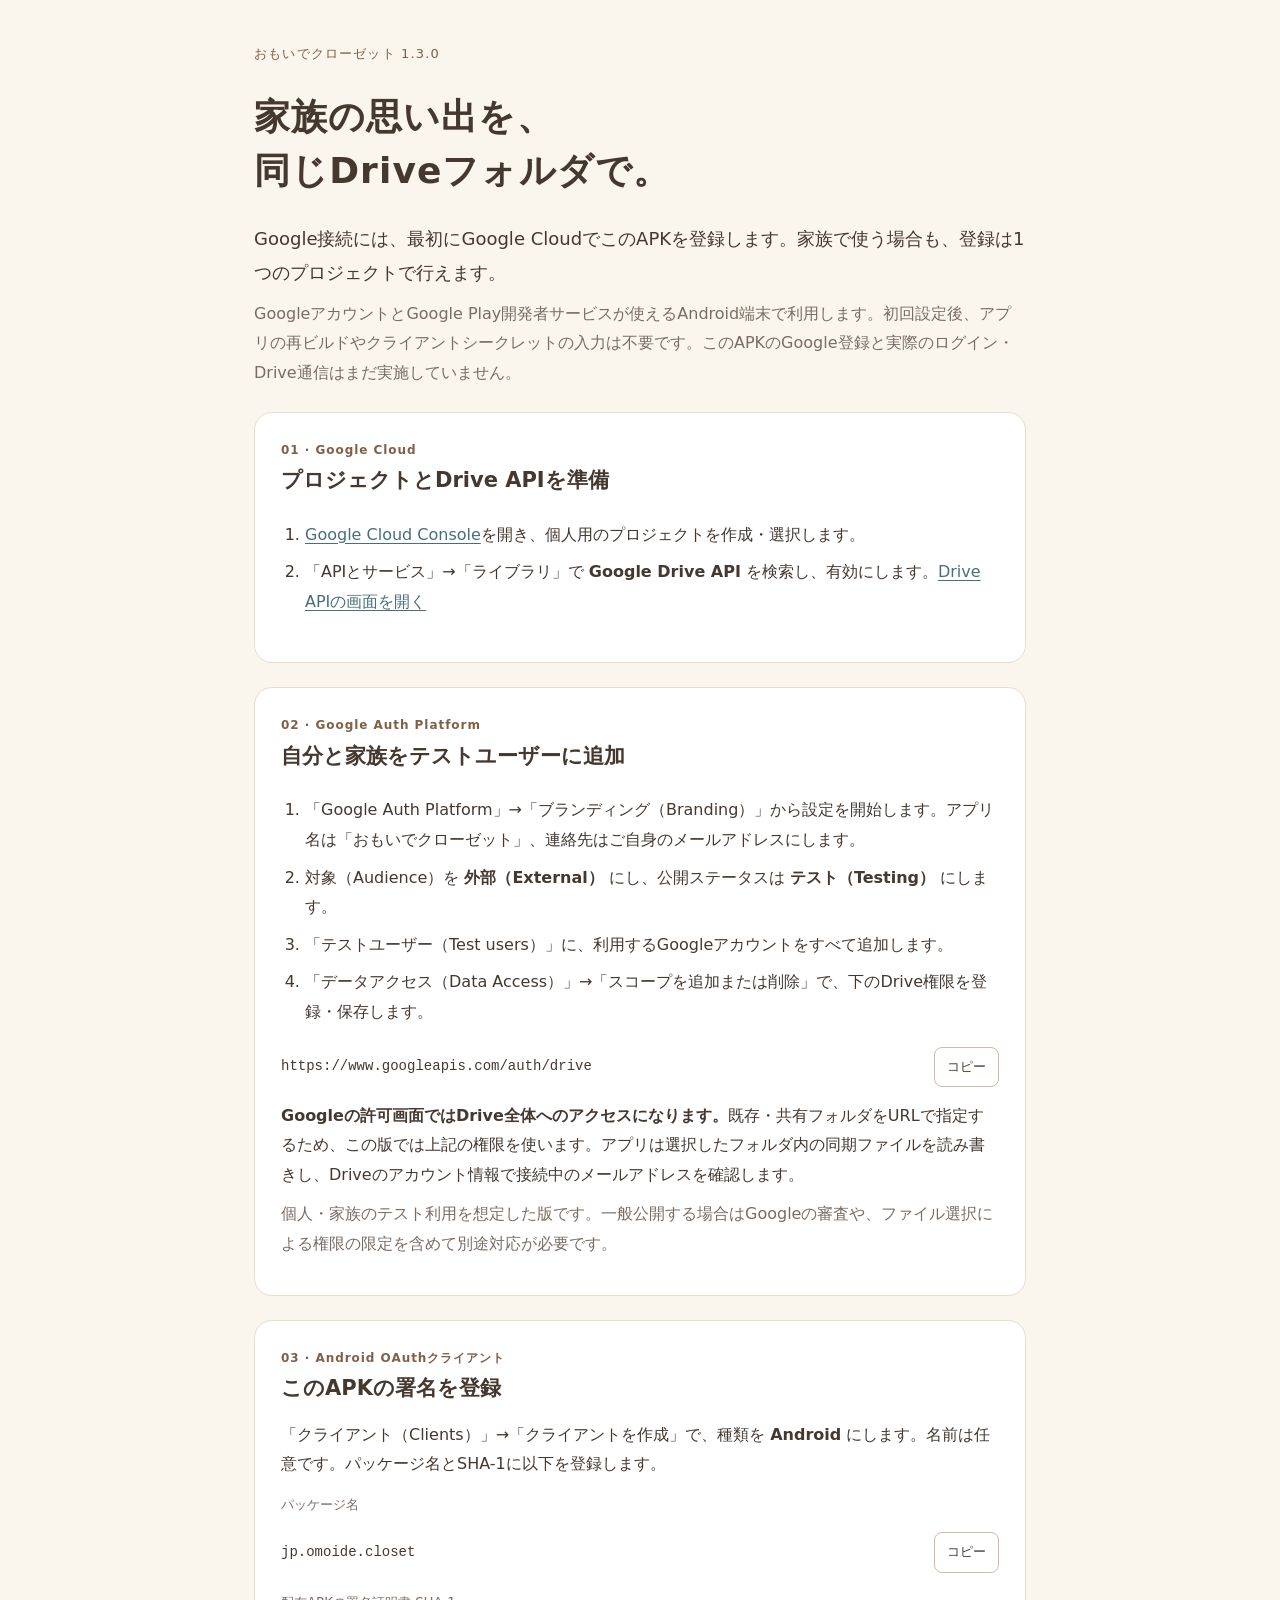
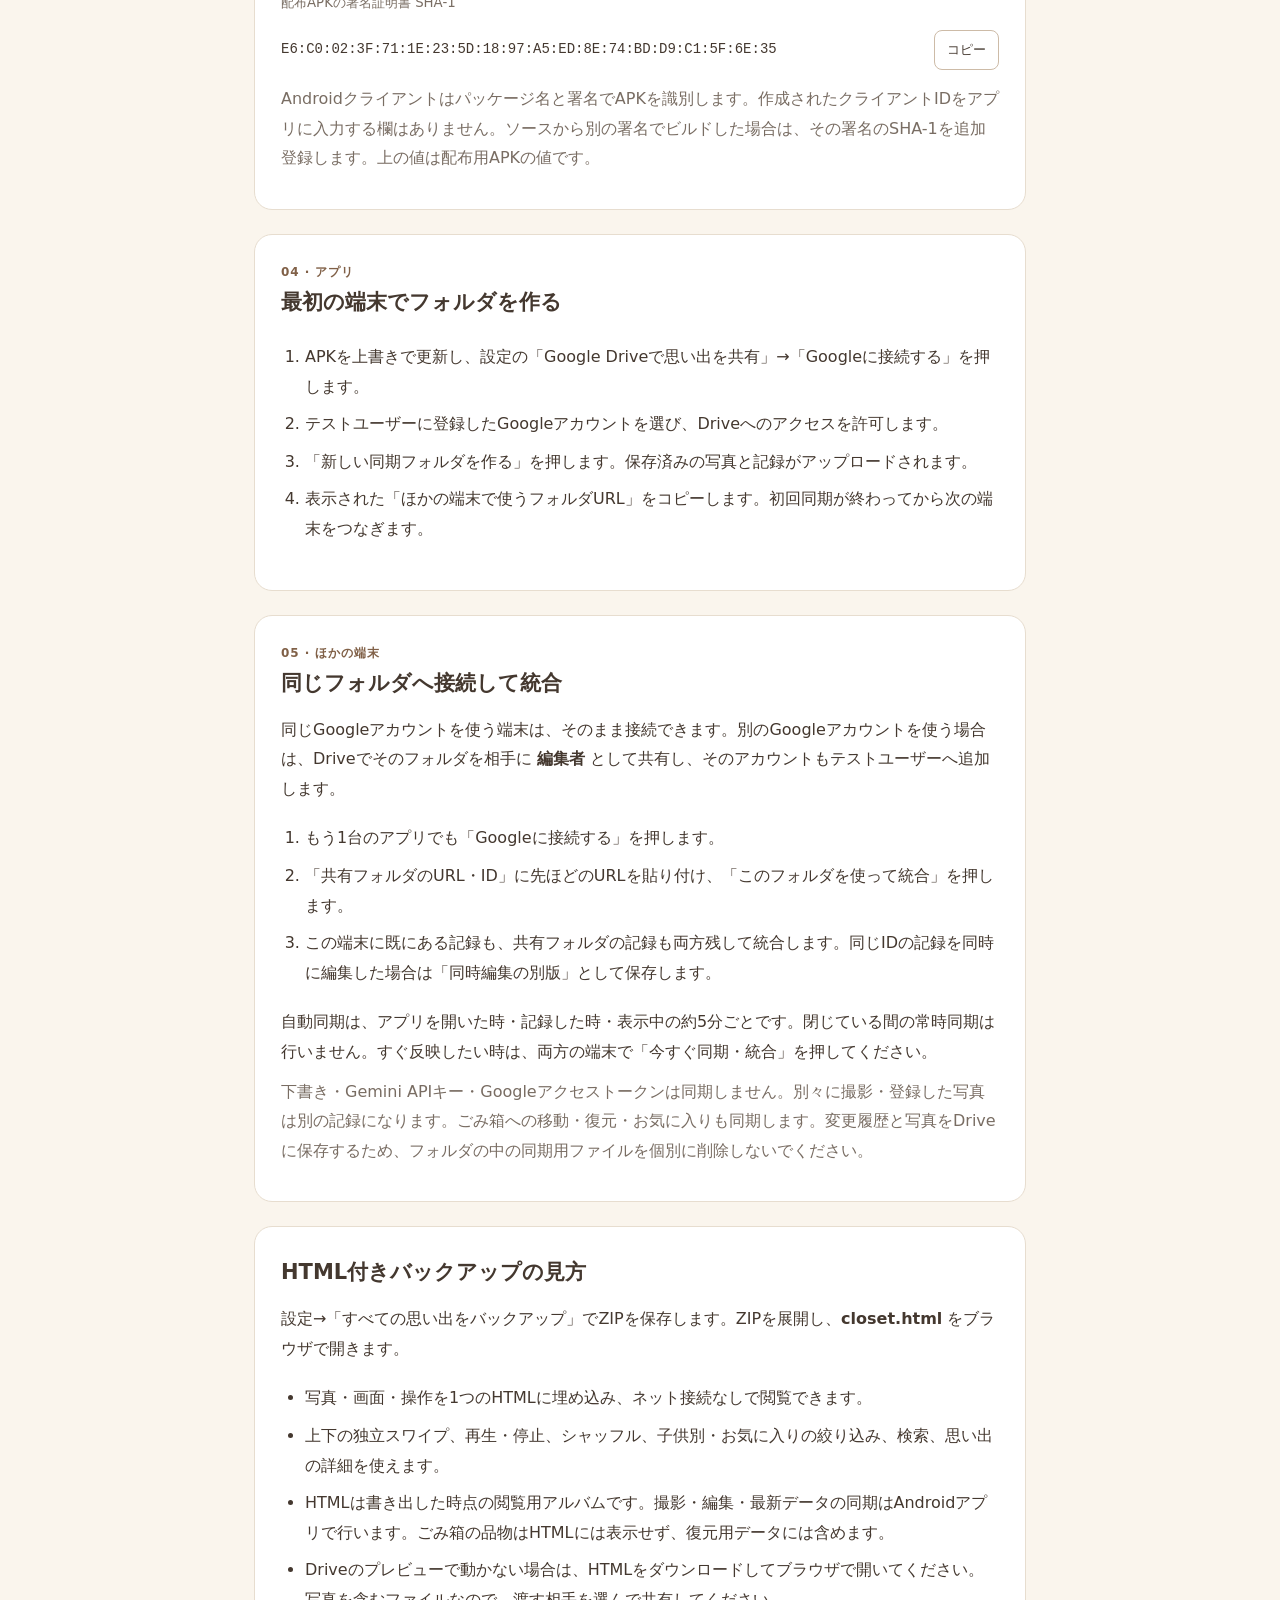
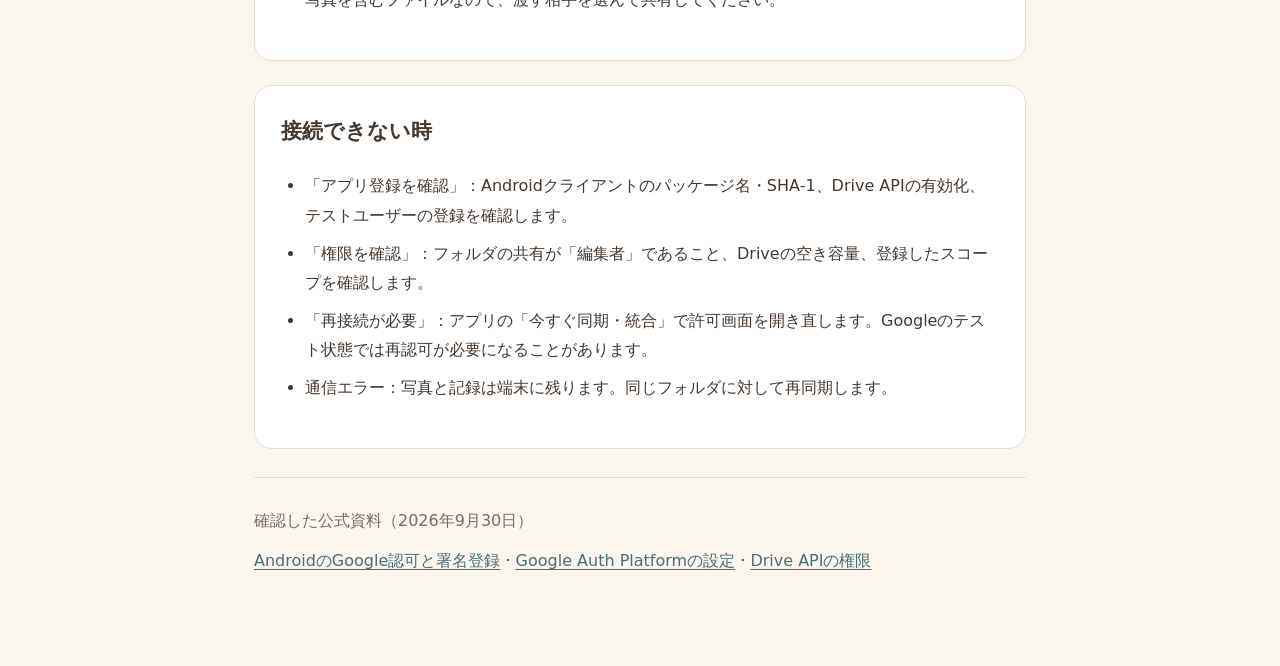
<file: source/omoide-closet/google-drive-setup.html>
<!doctype html>
<html lang="ja"><head><meta charset="utf-8"><meta name="viewport" content="width=device-width,initial-scale=1"><title>おもいでクローゼット — Google Drive同期の初回設定</title>
<style>
:root{color-scheme:light;--ink:#44382f;--muted:#796d63;--accent:#806047}*{box-sizing:border-box}body{margin:0;background:#faf5ed;color:var(--ink);font:16px/1.85 system-ui,-apple-system,"Noto Sans JP",sans-serif}main{max-width:820px;margin:auto;padding:42px 24px 80px}h1{font-size:clamp(25px,5vw,36px);line-height:1.5;letter-spacing:.03em}h2{font-size:21px;margin:0 0 12px}p{margin:10px 0}a{color:#496e78;text-underline-offset:3px}.tag{color:var(--accent);font-size:13px;letter-spacing:.09em}.lead{font-size:18px}.card{margin:24px 0;padding:26px;background:white;border:1px solid #e7ddcf;border-radius:18px}.step{font-size:12px;font-weight:bold;color:var(--accent);letter-spacing:.08em}.muted,small{color:var(--muted)}ol,ul{padding-left:24px}li{padding:4px 0}code{word-break:break-all;font-size:14px}pre{white-space:pre-wrap;padding:16px;background:#f6f1e9;border-radius:10px;line-height:1.6}button{font:inherit;font-size:13px;border:1px solid #cdbba7;border-radius:8px;color:var(--ink);background:#fff;padding:7px 12px;cursor:pointer}.line{display:flex;gap:12px;align-items:center;justify-content:space-between;margin:14px 0}.line code{flex:1}.line button{flex-shrink:0}hr{border:0;border-top:1px solid #e7ddcf;margin:28px 0}@media(max-width:480px){main{padding:26px 16px 50px}.card{padding:20px}.line{display:block}.line button{margin-top:8px}}@media print{body{background:white}main{padding:0}.card{break-inside:avoid}button{display:none}}
</style></head><body><main>
<div class="tag">おもいでクローゼット 1.3.0</div><h1>家族の思い出を、<br>同じDriveフォルダで。</h1>
<p class="lead">Google接続には、最初にGoogle CloudでこのAPKを登録します。家族で使う場合も、登録は1つのプロジェクトで行えます。</p>
<p class="muted">GoogleアカウントとGoogle Play開発者サービスが使えるAndroid端末で利用します。初回設定後、アプリの再ビルドやクライアントシークレットの入力は不要です。このAPKのGoogle登録と実際のログイン・Drive通信はまだ実施していません。</p>

<section class="card"><div class="step">01 · Google Cloud</div><h2>プロジェクトとDrive APIを準備</h2>
<ol><li><a href="https://console.cloud.google.com/" target="_blank" rel="noopener">Google Cloud Console</a>を開き、個人用のプロジェクトを作成・選択します。</li><li>「APIとサービス」→「ライブラリ」で <strong>Google Drive API</strong> を検索し、有効にします。<a href="https://console.cloud.google.com/apis/library/drive.googleapis.com" target="_blank" rel="noopener">Drive APIの画面を開く</a></li></ol></section>

<section class="card"><div class="step">02 · Google Auth Platform</div><h2>自分と家族をテストユーザーに追加</h2>
<ol><li>「Google Auth Platform」→「ブランディング（Branding）」から設定を開始します。アプリ名は「おもいでクローゼット」、連絡先はご自身のメールアドレスにします。</li><li>対象（Audience）を <strong>外部（External）</strong> にし、公開ステータスは <strong>テスト（Testing）</strong> にします。</li><li>「テストユーザー（Test users）」に、利用するGoogleアカウントをすべて追加します。</li><li>「データアクセス（Data Access）」→「スコープを追加または削除」で、下のDrive権限を登録・保存します。</li></ol>
<div class="line"><code id="scope">https://www.googleapis.com/auth/drive</code><button data-copy="scope">コピー</button></div>
<p><strong>Googleの許可画面ではDrive全体へのアクセスになります。</strong>既存・共有フォルダをURLで指定するため、この版では上記の権限を使います。アプリは選択したフォルダ内の同期ファイルを読み書きし、Driveのアカウント情報で接続中のメールアドレスを確認します。</p>
<p class="muted">個人・家族のテスト利用を想定した版です。一般公開する場合はGoogleの審査や、ファイル選択による権限の限定を含めて別途対応が必要です。</p></section>

<section class="card"><div class="step">03 · Android OAuthクライアント</div><h2>このAPKの署名を登録</h2>
<p>「クライアント（Clients）」→「クライアントを作成」で、種類を <strong>Android</strong> にします。名前は任意です。パッケージ名とSHA-1に以下を登録します。</p>
<small>パッケージ名</small><div class="line"><code id="package">jp.omoide.closet</code><button data-copy="package">コピー</button></div>
<small>配布APKの署名証明書 SHA-1</small><div class="line"><code id="sha">E6:C0:02:3F:71:1E:23:5D:18:97:A5:ED:8E:74:BD:D9:C1:5F:6E:35</code><button data-copy="sha">コピー</button></div>
<p class="muted">Androidクライアントはパッケージ名と署名でAPKを識別します。作成されたクライアントIDをアプリに入力する欄はありません。ソースから別の署名でビルドした場合は、その署名のSHA-1を追加登録します。上の値は配布用APKの値です。</p></section>

<section class="card"><div class="step">04 · アプリ</div><h2>最初の端末でフォルダを作る</h2>
<ol><li>APKを上書きで更新し、設定の「Google Driveで思い出を共有」→「Googleに接続する」を押します。</li><li>テストユーザーに登録したGoogleアカウントを選び、Driveへのアクセスを許可します。</li><li>「新しい同期フォルダを作る」を押します。保存済みの写真と記録がアップロードされます。</li><li>表示された「ほかの端末で使うフォルダURL」をコピーします。初回同期が終わってから次の端末をつなぎます。</li></ol></section>

<section class="card"><div class="step">05 · ほかの端末</div><h2>同じフォルダへ接続して統合</h2>
<p>同じGoogleアカウントを使う端末は、そのまま接続できます。別のGoogleアカウントを使う場合は、Driveでそのフォルダを相手に <strong>編集者</strong> として共有し、そのアカウントもテストユーザーへ追加します。</p>
<ol><li>もう1台のアプリでも「Googleに接続する」を押します。</li><li>「共有フォルダのURL・ID」に先ほどのURLを貼り付け、「このフォルダを使って統合」を押します。</li><li>この端末に既にある記録も、共有フォルダの記録も両方残して統合します。同じIDの記録を同時に編集した場合は「同時編集の別版」として保存します。</li></ol>
<p>自動同期は、アプリを開いた時・記録した時・表示中の約5分ごとです。閉じている間の常時同期は行いません。すぐ反映したい時は、両方の端末で「今すぐ同期・統合」を押してください。</p>
<p class="muted">下書き・Gemini APIキー・Googleアクセストークンは同期しません。別々に撮影・登録した写真は別の記録になります。ごみ箱への移動・復元・お気に入りも同期します。変更履歴と写真をDriveに保存するため、フォルダの中の同期用ファイルを個別に削除しないでください。</p></section>

<section class="card"><h2>HTML付きバックアップの見方</h2>
<p>設定→「すべての思い出をバックアップ」でZIPを保存します。ZIPを展開し、<strong>closet.html</strong> をブラウザで開きます。</p>
<ul><li>写真・画面・操作を1つのHTMLに埋め込み、ネット接続なしで閲覧できます。</li><li>上下の独立スワイプ、再生・停止、シャッフル、子供別・お気に入りの絞り込み、検索、思い出の詳細を使えます。</li><li>HTMLは書き出した時点の閲覧用アルバムです。撮影・編集・最新データの同期はAndroidアプリで行います。ごみ箱の品物はHTMLには表示せず、復元用データには含めます。</li><li>Driveのプレビューで動かない場合は、HTMLをダウンロードしてブラウザで開いてください。写真を含むファイルなので、渡す相手を選んで共有してください。</li></ul></section>

<section class="card"><h2>接続できない時</h2><ul><li>「アプリ登録を確認」：Androidクライアントのパッケージ名・SHA-1、Drive APIの有効化、テストユーザーの登録を確認します。</li><li>「権限を確認」：フォルダの共有が「編集者」であること、Driveの空き容量、登録したスコープを確認します。</li><li>「再接続が必要」：アプリの「今すぐ同期・統合」で許可画面を開き直します。Googleのテスト状態では再認可が必要になることがあります。</li><li>通信エラー：写真と記録は端末に残ります。同じフォルダに対して再同期します。</li></ul></section>
<hr><p class="muted">確認した公式資料（2026年9月30日）</p><p><a href="https://developer.android.com/identity/authorization">AndroidのGoogle認可と署名登録</a> · <a href="https://developers.google.com/workspace/guides/configure-oauth-consent">Google Auth Platformの設定</a> · <a href="https://developers.google.com/workspace/drive/api/guides/api-specific-auth">Drive APIの権限</a></p>
<div id="copy-status" role="status" aria-live="polite"></div>
</main><script>document.querySelectorAll('[data-copy]').forEach(b=>b.onclick=async()=>{const text=document.getElementById(b.dataset.copy).textContent;try{await navigator.clipboard.writeText(text);document.getElementById('copy-status').textContent='コピーしました';}catch(e){const t=document.createElement('textarea');t.value=text;document.body.append(t);t.select();document.execCommand('copy');t.remove();document.getElementById('copy-status').textContent='コピーしました';}});</script></body></html>
</file>
<file: source/omoide-closet/app/src/main/assets/style.css>
:root{--paper:#fff9f1;--ink:#563f33;--sub:#9a8372;--line:#eddfd0;--accent:#95664f;--rose:#d79680;--mint:#839b8a;--nav:76px}*{box-sizing:border-box}body{margin:0;background:var(--paper);color:var(--ink);font:14px/1.6 -apple-system,BlinkMacSystemFont,"Noto Sans JP","Hiragino Kaku Gothic ProN",sans-serif;-webkit-tap-highlight-color:transparent}button,input,select,textarea{font:inherit;color:inherit}button{border:0;cursor:pointer}button:disabled{opacity:.45;cursor:default}button:focus-visible,input:focus-visible,textarea:focus-visible,select:focus-visible{outline:3px solid #bda088;outline-offset:3px}input,select,textarea{width:100%;border:1px solid var(--line);border-radius:12px;background:#fffdf9;padding:12px;outline:none;font-size:16px}textarea{resize:vertical;min-height:100px}input[type=checkbox]{width:20px;height:20px;accent-color:var(--accent);flex-shrink:0}input[type=range]{padding:5px 0;accent-color:var(--accent)}svg{display:block;width:24px;height:24px;fill:none;stroke:currentColor;stroke-width:1.7;stroke-linecap:round;stroke-linejoin:round}.hidden{display:none!important}.topbar{display:flex;align-items:center;justify-content:space-between;padding:18px 23px 7px;max-width:800px;margin:auto}.brand{display:flex;gap:10px;align-items:center;font-size:13px;line-height:1.25;letter-spacing:1.5px;font-weight:600}.brand small{display:block;font-size:12px;letter-spacing:2.4px}.brand-icon{width:39px;height:39px;color:var(--accent);display:flex;align-items:center;justify-content:center;background:#f3e5d6;border-radius:13px}.brand-icon svg{width:29px;height:29px}.iconbtn{width:44px;height:44px;background:#f4ece2;border-radius:50%;display:inline-flex;align-items:center;justify-content:center}.iconbtn svg{width:20px;height:20px}.page{display:none;padding:10px 23px 110px;max-width:800px;margin:auto}.page.active{display:block}.intro{display:flex;align-items:flex-end;justify-content:space-between;margin:7px 0 19px;gap:10px}.eyebrow{color:#a28671;font-size:9px;letter-spacing:1.8px;font-weight:600;margin:9px 0}h1{font-weight:600;font-size:27px;line-height:1.45;letter-spacing:1px;margin:0}h2{font-size:17px;letter-spacing:.4px;margin:0 0 16px}p{margin:6px 0}.count{display:flex;flex-direction:column;align-items:center;padding-bottom:6px;white-space:nowrap}.count strong{font:36px/1.3 Georgia,serif;font-weight:400}.count span{font-size:9px;color:var(--sub);letter-spacing:.4px}.filters{display:flex;gap:7px;overflow:auto;padding:2px 1px 8px;scrollbar-width:none;white-space:nowrap}.filters::-webkit-scrollbar{display:none}.chip{display:inline-flex;align-items:center;gap:5px;border:1px solid var(--line);border-radius:25px;padding:7px 14px;background:#fffaf5;font-size:12px;flex-shrink:0}.chip svg{width:14px;height:14px}.chip.active{background:var(--ink);color:var(--paper);border-color:var(--ink)}.closet{position:relative;height:clamp(280px,44vh,450px);margin-top:12px;overflow:hidden;border-radius:20px 20px 12px 12px;border:7px solid #dabb9b;border-top-width:12px;background:linear-gradient(90deg,#ead9c6 0%,#f6eadc 15%,#f7ebdd 65%,#e8d4be 100%);box-shadow:inset 0 0 20px #b8967140,0 11px 23px #bca18a21;touch-action:pan-y;user-select:none}.wood-top{position:absolute;inset:0 0 auto;height:24px;background:repeating-linear-gradient(2deg,#dfc2a4,#dfc2a4 3px,#dec0a1 5px);box-shadow:0 3px 4px #7e583e22}.rail{position:absolute;left:0;right:0;top:42px;height:6px;background:linear-gradient(#d6c5ad,#94785b,#ccb593);box-shadow:0 5px 9px #5a3c2825;border-radius:3px;z-index:2}.closet-light{position:absolute;inset:18px 0 auto;height:40px;background:radial-gradient(ellipse at top,#ffffe2a0,transparent 70%)}.conveyor{position:absolute;inset:0;overflow:hidden}.hanging-item{position:absolute;top:42px;width:190px;transform-origin:50% 0;text-align:center;cursor:pointer;will-change:transform;background:none;padding:0;color:#856049}.hanger{width:100%;height:56px;margin:auto}.hanger svg{width:148px;height:63px;margin:auto;stroke:#91745b;stroke-width:2.2;filter:drop-shadow(0 3px 2px #82664c24)}.hanger.clip svg{height:55px;width:135px}.garment{position:relative;margin:-6px auto 0;width:178px;height:calc(clamp(280px,44vh,450px) - 154px);max-height:260px}.garment img{height:100%;width:100%;object-fit:contain;object-position:top center;filter:drop-shadow(2px 10px 7px #66452d23);pointer-events:none}.hang-tag{display:inline-block;margin:11px auto 0;max-width:160px;padding:4px 13px;background:#fffaf0c9;border:1px solid #fff9e8;border-radius:6px;font-size:10px;white-space:nowrap;overflow:hidden;text-overflow:ellipsis;box-shadow:0 2px 4px #8f6b4d12}.hang-tag small{color:#a38875;padding-left:6px;font-size:9px}.closet-floor{position:absolute;bottom:0;left:0;right:0;height:24px;background:linear-gradient(#d7b998,#e5c9a9);box-shadow:0 -3px 7px #8057350d;pointer-events:none}.closet-label{position:absolute;bottom:5px;left:0;right:0;text-align:center;font-size:8px;letter-spacing:1.1px;color:#967253;pointer-events:none}.closet-empty{position:absolute;inset:70px 15px 30px;display:flex;align-items:center;justify-content:center;flex-direction:column;gap:7px;color:#ad8c70;font-size:13px}.closet-empty small{font-size:10px}.closet-controls{display:flex;align-items:center;justify-content:space-between;gap:8px;margin:13px 0}.closet-controls>span{font-size:10px;color:var(--sub)}.smallbtn{background:#f2e7da;border-radius:25px;padding:7px 11px;display:flex;gap:5px;align-items:center;font-size:10px}.smallbtn svg{width:16px;height:16px}.sample-hint{display:flex;align-items:center;justify-content:space-between;gap:8px;padding:12px 0 15px;font-size:10px;color:var(--sub)}.sample-hint button{background:none;color:var(--accent);padding:8px 0;font-size:11px}.primary{display:flex;align-items:center;justify-content:center;gap:10px;background:var(--accent);color:#fffaf4;padding:15px 20px;min-height:51px;border-radius:15px;font-weight:600;font-size:14px;letter-spacing:.5px;width:100%;box-shadow:0 5px 12px #94674f18}.primary svg{width:20px;height:20px}.secondary{display:flex;align-items:center;justify-content:center;gap:7px;background:#f2e7d9;color:var(--ink);padding:12px 17px;border-radius:12px;width:100%;min-height:48px}.secondary svg{width:18px;height:18px}.add-button{margin:8px 0}.bottomnav{position:fixed;z-index:10;bottom:0;left:0;right:0;background:#fff9f1ed;backdrop-filter:blur(14px);display:flex;align-items:center;justify-content:center;border-top:1px solid #eaddcf;min-height:var(--nav);padding:8px 10px max(8px,env(safe-area-inset-bottom));gap:20px}.bottomnav button{background:none;width:100px;display:flex;align-items:center;justify-content:center;flex-direction:column;gap:5px;font-size:10px;color:#ad9988;padding:5px 0}.bottomnav button.active{color:var(--accent);font-weight:600}.nav-icon svg{width:23px;height:23px}.page-title{display:flex;align-items:center;justify-content:space-between;margin:12px 0 22px}.page-title h1{font-size:24px}.search{display:flex;align-items:center;gap:10px;background:#f4ece1;border:1px solid #ede1d3;border-radius:13px;padding:2px 12px;margin-bottom:17px}.search svg{color:#ad9785;width:18px;height:18px}.search input{background:none;border:0;font-size:13px;padding:11px 0}.album-info{font-size:11px;color:var(--sub);padding:7px 0 16px}.album-grid{display:grid;grid-template-columns:repeat(2,minmax(0,1fr));gap:14px}.album-card{position:relative;padding:12px 10px 14px;background:#f5eadc;border:1px solid #eedecb;border-radius:16px;cursor:pointer;overflow:hidden}.album-image{width:100%;height:146px;object-fit:contain;margin:5px 0 9px;filter:drop-shadow(0 7px 4px #74503816)}.album-card h3{font-size:12px;margin:0;font-weight:600;overflow:hidden;text-overflow:ellipsis;white-space:nowrap}.album-card small{font-size:10px;color:var(--sub)}.favorite-btn{position:absolute;right:6px;top:6px;z-index:1;background:#fff9f1ce;width:33px;height:33px;border-radius:50%;display:flex;align-items:center;justify-content:center;color:#bda28c}.favorite-btn svg{width:17px;height:17px}.favorite-btn.selected{color:#c48773}.favorite-btn.selected svg{fill:#c48773;stroke:#c48773}.empty-state{grid-column:1/-1;padding:55px 20px;text-align:center;border:1px dashed var(--line);border-radius:17px;color:var(--sub)}.empty-state svg{width:37px;height:37px;margin:0 auto 15px;color:#ba9d86}.empty-state h2{font-size:15px;color:var(--ink)}.empty-state p{font-size:12px}.setting-card{padding:20px;border:1px solid var(--line);border-radius:18px;margin:0 0 15px;background:#fffcf7}.setting-card p{font-size:12px;color:var(--sub);line-height:1.8}.setting-card .primary{font-size:13px;min-height:46px;padding:11px;margin-top:15px}.field{display:block;margin-bottom:15px}.field>span{display:block;font-size:12px;margin-bottom:7px;font-weight:600}.field small{display:block;font-size:11px;color:var(--sub);margin:6px 0}.two-fields{display:grid;grid-template-columns:1fr 1fr;gap:12px}.checkline{display:flex;align-items:flex-start;gap:10px;font-size:12px;margin:14px 0}.checkline input{margin-top:1px}.key-state{display:inline-block;border-radius:20px;font-size:10px;color:#758f7f;background:#e8efe8;padding:4px 10px;margin-bottom:12px}.key-state.missing{color:#b08164;background:#f4e5d8}.textbtn{background:none;padding:10px 0;color:var(--accent);font-size:12px;text-decoration:underline;text-underline-offset:4px}.backup-buttons{display:flex;flex-direction:column;gap:10px;margin-top:13px}.version{font-size:11px;text-align:center;color:#aa9381;padding:20px}.trash-row{display:flex;align-items:center;justify-content:space-between;gap:10px;padding:12px 0;border-top:1px solid var(--line);font-size:12px}.trash-row button{padding:8px 12px;background:#efe4d7;border-radius:10px;font-size:11px}.overlay{position:fixed;z-index:20;inset:0;background:#4e382e65;display:flex;align-items:flex-end;justify-content:center;backdrop-filter:blur(4px)}.sheet{background:var(--paper);border-radius:25px 25px 0 0;max-width:660px;width:100%;max-height:94dvh;display:flex;flex-direction:column;padding:0 21px max(17px,env(safe-area-inset-bottom));box-shadow:0 -7px 40px #5e443426}.sheet-handle{height:4px;width:38px;border-radius:3px;background:#d6c0aa;flex-shrink:0;margin:10px auto}.sheet-header{display:flex;align-items:center;justify-content:space-between;padding:6px 0 12px;flex-shrink:0}.sheet-header h2{margin:0;font-size:17px}.sheet-header .iconbtn{width:35px;height:35px;background:#f0e3d6}.sheet-header svg{width:18px;height:18px}.sheet-body{overflow:auto;overscroll-behavior:contain;padding:3px 2px 14px;flex:1;min-height:0}.sheet-footer{padding:12px 0 0;flex-shrink:0;border-top:1px solid var(--line);display:flex;gap:10px;background:var(--paper)}.sheet-footer .primary{font-size:13px;min-height:48px;padding:12px}.sheet-footer .secondary{font-size:12px;min-height:48px}.capture-option{display:flex;gap:16px;align-items:center;background:#f3e6d8;border-radius:16px;padding:19px;width:100%;text-align:left;margin:10px 0}.capture-option>.option-icon{padding:12px;background:#fff8ec;border-radius:14px}.capture-option strong{font-size:15px;display:block}.capture-option small{font-size:11px;color:var(--sub)}.tip{color:var(--sub);font-size:12px;line-height:1.9;padding:10px 3px}.preview{position:relative;min-height:185px;padding:10px;text-align:center;background:radial-gradient(ellipse at 50% 10%,#fff9f0,#f2e5d6);border:1px solid var(--line);border-radius:15px;margin-bottom:12px}.preview img{height:180px;max-width:100%;object-fit:contain;filter:drop-shadow(0 8px 5px #785b4320)}.preview .hanger svg{height:45px;width:100px}.preview .hanger{height:34px}.preview .image-mode{position:absolute;top:8px;right:8px;border-radius:17px;background:#fffaf1c9;font-size:10px;padding:6px 9px}.preview.original img{border-radius:8px}.process-status{padding:10px 12px;border-radius:11px;background:#eef0e5;color:#80917a;font-size:12px;display:flex;gap:8px;align-items:center;margin:10px 0}.spinner{width:15px;height:15px;border-radius:50%;border:2px solid #bcc6ae;border-top-color:#80917a;animation:spin 1s linear infinite;flex-shrink:0}@keyframes spin{to{transform:rotate(360deg)}}.notice{font-size:11px;color:#a77b5d;background:#f6e8d8;border-radius:11px;padding:11px 13px;line-height:1.8;margin:9px 0}.notice.good{color:#77917f;background:#e9f0e8}.editor-actions{display:flex;gap:8px;margin-bottom:14px;flex-wrap:wrap}.editor-actions button{flex:1;white-space:nowrap;min-width:100px;font-size:11px;padding:9px 6px;min-height:40px}.detail-title{font-size:20px;font-weight:600;line-height:1.5;margin:13px 0 8px}.metadata{display:flex;gap:7px;flex-wrap:wrap;margin:8px 0 15px}.metadata span{font-size:11px;background:#f1e5d7;padding:4px 10px;border-radius:20px}.memory{font-size:14px;line-height:1.9;white-space:pre-wrap;padding:18px;border-radius:13px;border:1px dashed #d9c2ac;background:#fffaf2;margin:14px 0}.memory.empty{font-size:12px;color:var(--sub)}.detail-preview img{height:260px}.danger{color:#b07b6c;font-size:11px}.cutout-wrap{position:relative;height:min(48dvh,430px);background:repeating-conic-gradient(#e9ddcc 0% 25%,#fff9ef 0% 50%) 50%/20px 20px;border:1px solid var(--line);border-radius:12px;overflow:hidden;touch-action:none}.cutout-wrap canvas{position:absolute;width:100%;height:100%;object-fit:contain;touch-action:none}.cutout-tools{display:flex;gap:7px;margin:12px 0;flex-wrap:wrap}.cutout-tools button{border-radius:10px;padding:9px 13px;min-height:42px;font-size:12px;background:#eee0d1}.cutout-tools button.active{color:#fff;background:var(--accent)}.brush-row{display:flex;align-items:center;gap:12px;font-size:11px}.brush-row input{flex:1}.toast{position:fixed;z-index:100;bottom:92px;left:50%;transform:translateX(-50%);background:#5e463c;color:#fff9ef;border-radius:14px;padding:12px 18px;font-size:12px;max-width:90%;width:max-content;box-shadow:0 5px 20px #34231630;pointer-events:none}.loading-body{text-align:center;padding:30px;color:var(--sub)}.loading-body .spinner{width:27px;height:27px;display:block;margin:15px auto}.dialog-buttons{display:flex;gap:10px;margin-top:20px}.zoom-label{font-size:10px;color:var(--sub);text-align:center;margin:8px}.offscreen{position:absolute;left:-9999px}@media(min-width:600px){.page{padding-left:38px;padding-right:38px}.closet{height:440px}.garment{height:275px;max-height:275px;width:210px}.hanging-item{width:240px}.album-grid{grid-template-columns:repeat(3,minmax(0,1fr))}.intro h1{font-size:32px}.sheet{border-radius:25px;margin:20px;max-height:90dvh}.overlay{align-items:center}.topbar{padding-left:38px;padding-right:38px}}@media(max-width:360px){.page{padding-left:16px;padding-right:16px}.topbar{padding-left:16px;padding-right:16px}h1{font-size:24px}.intro .eyebrow{font-size:7px}.sheet{padding-left:15px;padding-right:15px}.closet-controls>span{font-size:8px}.sample-hint{font-size:9px}}
:root .add-button{position:fixed;z-index:11;bottom:calc(var(--nav) + 12px);left:50%;transform:translateX(-50%);width:calc(100% - 46px);max-width:724px;margin:0;box-shadow:0 5px 20px #93664f30}
#closet-page{padding-bottom:172px}
:root .garment{height:calc(clamp(280px,44vh,450px) - 194px)}
@media(min-width:600px){:root .garment{height:235px;max-height:235px}}
@media(max-width:360px){:root .add-button{width:calc(100% - 32px)}}

/* Two independent rails and a shelf for keepsakes. */
.mode-switch{display:flex;background:#f1e5d6;border-radius:13px;padding:4px;margin:7px 0 12px;gap:4px}.mode-switch button{flex:1;background:none;border-radius:10px;padding:9px 3px;font-size:12px;color:var(--sub)}.mode-switch button.active{background:#fffaf2;color:var(--ink);box-shadow:0 2px 5px #8b654818;font-weight:600}.shelf-item{top:65px;height:calc(clamp(280px,44vh,450px) - 102px);display:flex;align-items:center;justify-content:flex-end;flex-direction:column}.shelf-item .garment{margin:0 auto;max-height:70%;object-position:bottom}.shelf-item .garment img{object-position:bottom center}.shelf-item .hang-tag{margin:10px auto 24px}.item-plinth{height:10px;border-radius:50%;background:#a0816140;position:absolute;bottom:48px;width:155px;left:50%;transform:translateX(-50%);filter:blur(2px)}.preview .item-plinth{bottom:18px;width:150px}.preview:has(.item-plinth) img{margin-top:8px}.outfit-tip,.outfit-note{font-size:10px;color:var(--sub);margin:9px 2px 12px}.outfit-note{margin-top:13px;line-height:1.8}.row-heading{display:flex;justify-content:space-between;align-items:center;letter-spacing:1.5px;font-size:10px;margin-top:7px}.row-heading small{letter-spacing:.5px;color:var(--sub);padding-left:6px}.row-buttons{display:flex;gap:5px}.row-buttons button{background:#f1e5d6;border-radius:9px;min-width:34px;height:32px;display:flex;align-items:center;justify-content:center;font-size:23px;padding:0 8px}.row-buttons svg{width:14px;height:14px}.mini-closet{height:215px;margin-top:6px;border-width:5px;border-top-width:8px;border-radius:15px 15px 10px 10px}.mini-closet .wood-top{height:13px}.mini-closet .rail{top:23px;height:4px}.mini-closet .hanging-item{top:23px;width:160px}.mini-closet .hanger{height:40px}.mini-closet .hanger svg{height:46px;width:119px}.mini-closet .garment{height:114px;max-height:none;width:137px;margin-top:-3px}.mini-closet .hang-tag{font-size:8px;margin-top:4px;padding:2px 9px}.mini-closet .closet-floor{height:16px}.mini-closet .closet-label{font-size:7px;bottom:2px}.outfit-mode .intro{margin:3px 0 8px}.outfit-mode h1{font-size:22px}.outfit-mode .eyebrow{margin:3px 0 7px}.outfit-mode .outfit-tip{margin:5px 1px 8px}.outfit-mode .sample-hint{padding-top:2px}.ambient-buttons{display:grid;gap:9px;margin-top:15px}@media(min-width:600px){.mini-closet{height:245px}.mini-closet .garment{height:140px}.mini-closet .hanging-item{width:170px}.mini-closet .garment{width:147px}}@media(max-height:760px){.mini-closet{height:188px}.mini-closet .garment{height:89px}}

/* The user's sketch: two rails, a small keepsake display, camera, and three tabs. */
:root{--nav:68px;--home-row:clamp(157px,calc((100dvh - 342px)/2),280px)}.topbar{padding:12px 20px 4px}.brand-icon{width:34px;height:34px}.header-count{display:flex;align-items:baseline;gap:6px;color:var(--sub);font-size:9px}.header-count strong{font:23px Georgia,serif;color:var(--ink)}#closet-page{padding:6px 16px 82px}#closet-page .filters{padding-bottom:7px;margin-bottom:4px}#closet-page .chip{padding:6px 12px;font-size:11px}.home-cabinet{border:7px solid #d4b490;border-top-width:11px;background:#e7cfb4;border-radius:19px 19px 10px 10px;overflow:hidden;box-shadow:0 7px 15px #9f7d581a}.home-cabinet .row-heading{margin:0;padding:4px 10px 3px;background:#e8d0b5;letter-spacing:.5px;font-size:12px}.home-cabinet .row-heading small{font-size:8px;letter-spacing:0}.home-cabinet .row-buttons{gap:3px}.home-cabinet .row-buttons button{height:26px;min-width:28px;font-size:20px;background:#f5e7d5b5;border-radius:8px}.home-cabinet .row-buttons svg{width:12px;height:12px}.home-cabinet .mini-closet{height:var(--home-row);border:0;border-radius:0;margin:0;box-shadow:inset 0 0 20px #b8967122;background:linear-gradient(90deg,#e6d2ba,#f5e8d6 18%,#f5e8d6 70%,#e5cdb3)}.home-cabinet .mini-closet .wood-top{height:8px}.home-cabinet .mini-closet .rail{top:18px}.home-cabinet .mini-closet .hanging-item{top:18px}.home-cabinet .mini-closet .garment{height:calc(var(--home-row) - 76px);width:145px}.home-cabinet .mini-closet .hang-tag{margin-top:3px}.home-cabinet .outfit-row+ .outfit-row{border-top:5px solid #d6b995}.cabinet-footer{padding:5px 10px;background:#e0c3a1;display:flex;justify-content:space-between;align-items:center;font-size:8px;color:#927050}.cabinet-footer button{background:none;padding:2px 4px}.cabinet-footer svg{width:14px;height:14px}.keepsake-area{display:flex;align-items:center;gap:15px;padding:10px 3px 0}.keepsake-shelf{flex:1;min-width:0;background:#f3e8d9;border-radius:48% 48% 18px 18px;padding:7px 16px 6px;border:1px solid #ead9c4;box-shadow:inset 0 -5px 0 #e7d5be55}.keepsake-heading{display:flex;align-items:center;justify-content:space-between;font-size:9px;color:var(--sub);gap:5px}.keepsake-heading button{background:none;color:var(--accent);font-size:18px;padding:0 5px;line-height:1.2}#keepsake-visual{position:relative;height:70px;display:flex;justify-content:center;align-items:center}.keepsake-photo{position:absolute;inset:0;width:100%;padding:0;background:none;transition:opacity .9s ease;opacity:1}.keepsake-photo.entering,.keepsake-photo.leaving{opacity:0}.keepsake-photo img{width:100%;height:100%;object-fit:contain;filter:drop-shadow(0 4px 4px #80573516)}.keepsake-empty{font-size:10px;text-align:center;color:#b3967c}#keepsake-caption{text-align:center;font-size:9px;overflow:hidden;text-overflow:ellipsis;white-space:nowrap;margin:4px 0 0}.capture-fab{width:78px;height:78px;flex-shrink:0;border-radius:50%;background:var(--accent);color:#fff9f1;box-shadow:0 6px 15px #94674f35;display:flex;flex-direction:column;align-items:center;justify-content:center;gap:4px;position:relative}.capture-fab svg{width:31px;height:31px}.capture-fab small{font-size:9px}.capture-fab:after{content:'+';position:absolute;right:11px;top:10px;border:2px solid var(--accent);border-radius:50%;background:#fff9f1;color:var(--accent);width:18px;height:18px;line-height:13px;font-size:16px;font-weight:600}#sample-hint{font-size:9px;padding:3px 3px 0;margin:0}#sample-hint button{font-size:10px;padding:5px 0}.bottomnav{gap:18px}.bottomnav button{font-size:10px;gap:4px}@media(max-width:350px){.home-cabinet .row-heading small{font-size:7px}.home-cabinet .row-buttons button{min-width:23px}.capture-fab{width:65px;height:65px}.header-count{font-size:8px}.keepsake-area{gap:10px}}@media(min-width:600px){#closet-page{max-width:650px}.home-cabinet .mini-closet .hanging-item{width:190px}.home-cabinet .mini-closet .garment{width:169px}.keepsake-area{gap:30px}.capture-fab{width:88px;height:88px}}
:root{--home-row:clamp(135px,calc(50dvh - 215px),265px)}

#sample-hint{display:none}#closet-page{padding-bottom:70px}

.drive-account{font-size:12px;word-break:break-all;color:var(--accent);margin:10px 0}.drive-folder{font-size:12px;font-weight:600;margin:8px 0}.drive-setup{margin-top:14px;font-size:11px}.drive-setup summary{cursor:pointer;color:var(--accent)}.drive-setup ol{padding-left:20px}.setup-code{word-break:break-all;background:#f1e5d6;border-radius:10px;padding:12px;font-size:10px;user-select:text}.drive-action{margin-top:9px}#drive-auto{margin-top:13px}#sync-status{color:var(--accent);font-size:11px;line-height:1.8;margin-top:14px}.portable-album .capture-fab:after{display:none}.portable-album .favorite-btn:disabled{opacity:1;cursor:default}

/* Family portraits, optional photographs and linked keepsakes. */
.face{display:inline-flex;width:49px;height:49px;border-radius:50%;overflow:hidden;align-items:center;justify-content:center;background:#eadbca;color:#8e6c52;flex-shrink:0;font-size:20px;font-weight:600}.face img{width:100%;height:100%;object-fit:cover}.face-filter .face{width:23px;height:23px;font-size:11px}.face-filter{display:flex;align-items:center;gap:5px!important;padding:4px 10px 4px 5px!important}.face-choices{display:flex;flex-wrap:wrap;gap:10px;padding:9px 0}.face-choice{position:relative;cursor:pointer}.face-choice input{position:absolute;opacity:0;width:100%;height:100%;margin:0;z-index:1;cursor:pointer}.face-option{display:flex;flex-direction:column;align-items:center;gap:5px;border:2px solid transparent;border-radius:14px;padding:8px 9px 6px;min-width:73px}.face-name{font-size:11px;max-width:90px;overflow-wrap:anywhere}.face-choice input:checked+.face-option{background:#eed8c2;border-color:var(--accent)}.face-choice input:focus-visible+.face-option{outline:2px solid var(--ink);outline-offset:2px}.face-check{position:absolute;right:5px;top:4px;border-radius:50%;width:19px;height:19px;display:none;align-items:center;justify-content:center;background:var(--accent);color:white;font-size:11px}.face-choice input:checked+.face-option .face-check{display:flex}.owner-section{margin:15px 0}.owner-section h3,.extra-card h3{font-size:13px;font-weight:600;margin:0}.owner-section p,.extra-card p{font-size:11px;color:var(--sub);line-height:1.8;margin:8px 0}.owner-section h3 small,.extra-card h3 small{font-size:10px;font-weight:400;color:var(--sub)}.family-row{display:flex;align-items:center;text-align:left;gap:12px;background:none;width:100%;padding:12px 0;border-bottom:1px solid var(--line)}.family-row>span:nth-child(2){flex:1;font-size:13px;overflow-wrap:anywhere}.family-row small{display:block;color:var(--sub);font-size:10px;margin-top:4px}.family-row>span:last-child{font-size:10px;color:var(--accent)}.family-list{margin-bottom:15px}.family-preview{display:flex;justify-content:center;margin:20px}.family-preview .face{width:100px;height:100px;font-size:35px}.face-crop-wrap{position:relative;width:min(100%,320px);margin:15px auto;aspect-ratio:1;overflow:hidden;background:#e4d8ca;border-radius:10px}.face-crop-wrap canvas{display:block;width:100%;height:100%;touch-action:none}.face-crop-guide{position:absolute;inset:0;pointer-events:none;border-radius:50%;box-shadow:0 0 0 60px #241b1966;outline:2px solid #fff9f1;outline-offset:-2px}.extra-card{background:#f8efE3;border-radius:16px;padding:15px;margin:18px 0}.extra-heading{display:flex;align-items:center;justify-content:space-between;gap:6px}.extra-heading .textbtn{font-size:11px;white-space:nowrap;padding:4px 0}.back-photo{display:flex;gap:14px;align-items:center;margin-top:12px}.back-photo>img{width:95px;height:112px;object-fit:contain;flex-shrink:0}.back-photo>div{display:flex;flex-direction:column;align-items:flex-start;gap:2px}.back-photo small{font-size:10px;color:var(--sub)}.back-photo .textbtn{padding:5px 0;font-size:11px}.memory-edit{display:grid;grid-template-columns:70px minmax(0,1fr) 23px;gap:9px;align-items:center;margin-top:14px}.memory-thumb{padding:0;border-radius:9px;overflow:hidden;background:none;height:83px}.memory-thumb img{width:100%;height:100%;object-fit:cover}.memory-edit .field{margin:0}.memory-edit .field>span{font-size:10px}.memory-edit textarea{font-size:12px;min-height:60px;padding:8px}.memory-edit>.textbtn{padding:0}.memory-edit>.textbtn svg{width:17px;height:17px}.memory-full{display:block;max-width:100%;max-height:65vh;width:auto;height:auto;object-fit:contain;margin:auto;border-radius:12px}.memory-gallery{display:grid;grid-template-columns:repeat(2,minmax(0,1fr));gap:12px;margin-top:12px}.memory-gallery button{padding:0;text-align:left;background:none}.memory-gallery img{width:100%;height:130px;object-fit:cover;border-radius:9px}.memory-gallery span{display:block;font-size:11px;margin-top:5px;overflow-wrap:anywhere;white-space:pre-wrap}.related-tags{display:flex;flex-wrap:wrap;gap:7px}.related-tags span{padding:7px 9px;background:#ecdcc9;border-radius:9px;font-size:11px}.related-tags small{color:var(--sub);font-size:11px}.related-list{max-height:45vh;overflow-y:auto}.related-choice{display:flex;align-items:center;gap:12px;padding:12px 0;border-bottom:1px solid var(--line)}.related-choice input{accent-color:var(--accent);width:19px;height:19px;flex-shrink:0}.related-choice img{width:45px;height:55px;object-fit:contain}.related-choice span{font-size:12px;overflow-wrap:anywhere}.related-choice small{display:block;font-size:10px;color:var(--sub);margin-top:3px}.detail-related{display:flex;gap:12px;flex-wrap:wrap;margin-top:14px}.detail-related button{display:flex;align-items:center;gap:9px;background:#eedfcd;border-radius:10px;padding:8px 12px;text-align:left;font-size:11px}.detail-related img{width:40px;height:50px;object-fit:contain}.detail-related span{max-width:160px;overflow-wrap:anywhere}.hanger-turn,.detail-turn{transform-origin:50% 40%;position:relative}.hanging-item{touch-action:none}.side-badge{position:absolute;right:7px;top:33px;background:#fff9f1d9;border:1px solid #dfc4a7;border-radius:8px;font-size:8px;color:#927050;padding:3px 5px;pointer-events:none}.flipping{animation:flip-hanger .4s ease-in-out}.detail-turn{height:100%;display:flex;align-items:center;justify-content:center;flex-direction:column}.detail-turn>img{max-width:82%;max-height:76%;object-fit:contain}.detail-preview{touch-action:none}.detail-preview .detail-turn .hanger{position:relative;top:auto}.hang-tag{max-width:150px;overflow:hidden;text-overflow:ellipsis;white-space:nowrap}@keyframes flip-hanger{0%{transform:perspective(600px) rotateY(0deg)}49%{transform:perspective(600px) rotateY(90deg)}50%{transform:perspective(600px) rotateY(-90deg)}100%{transform:perspective(600px) rotateY(0deg)}}@media(prefers-reduced-motion:reduce){.flipping{animation:none}}
</file>
